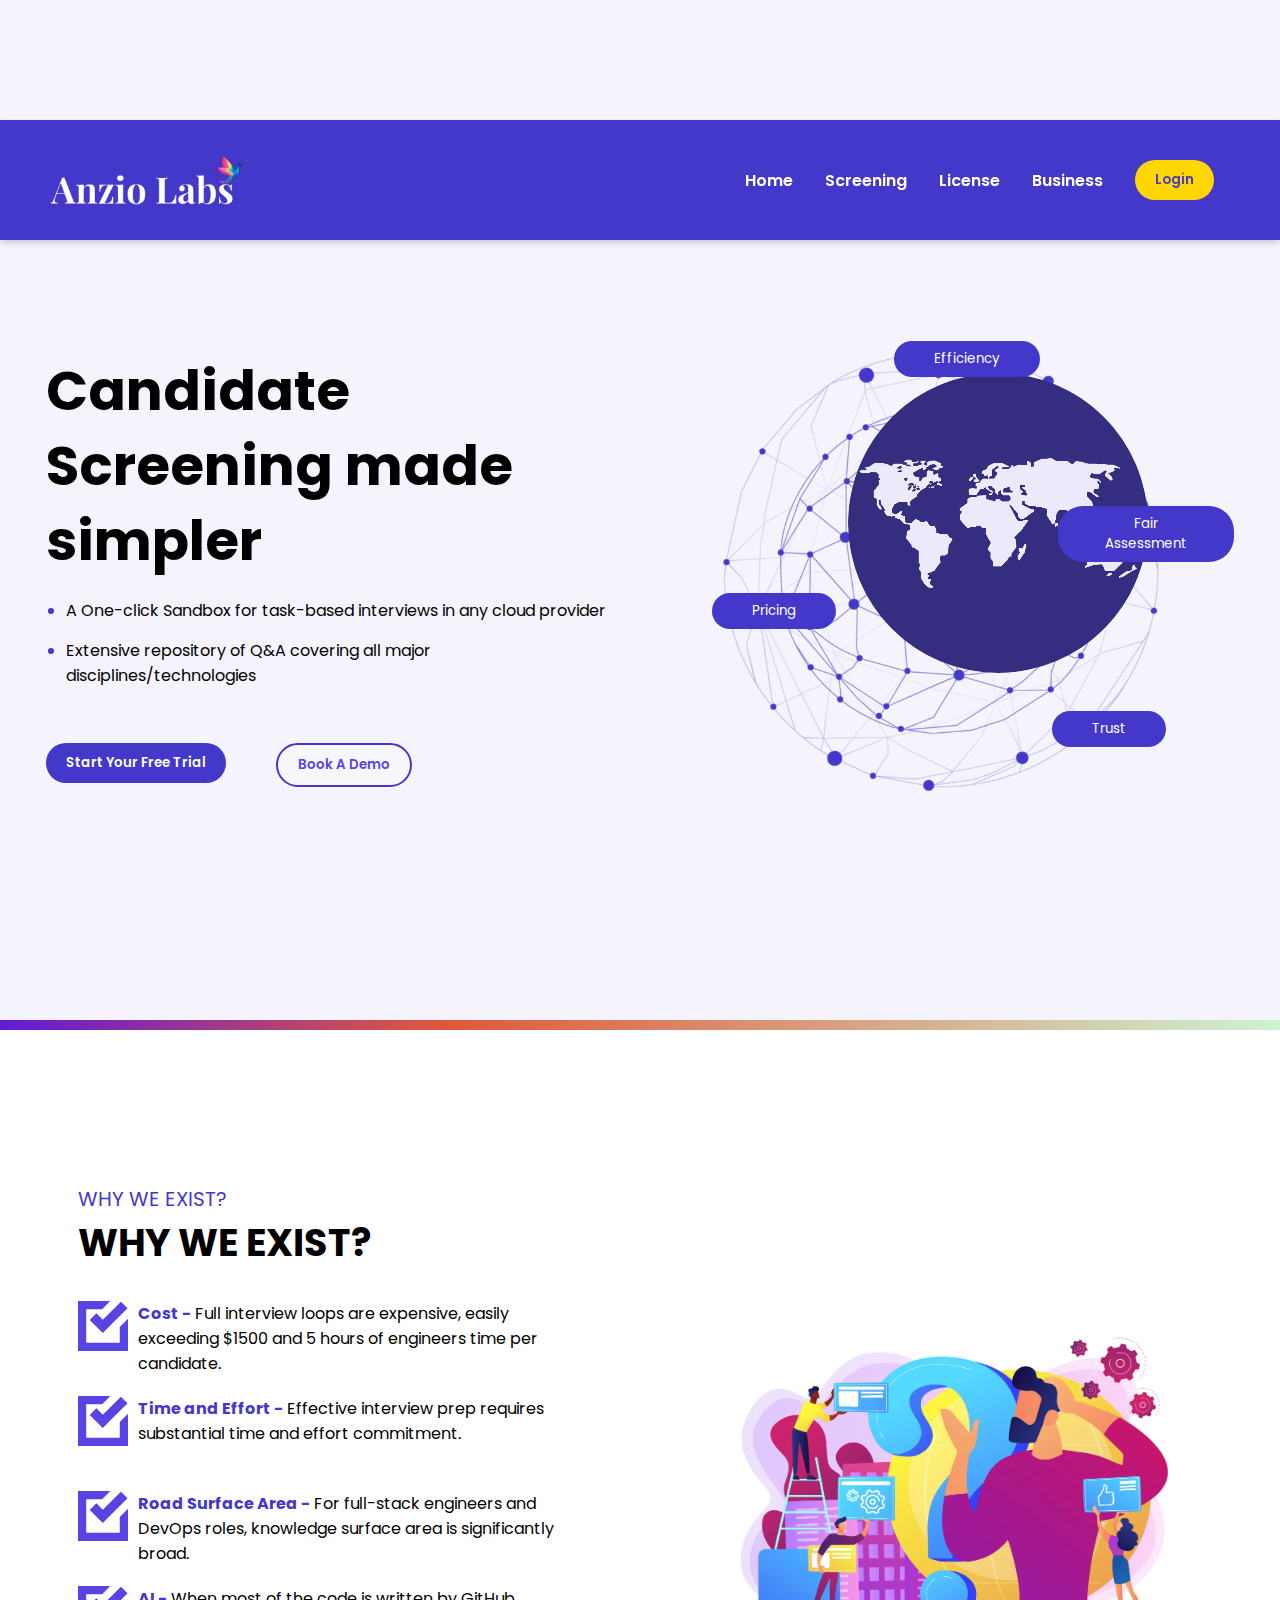
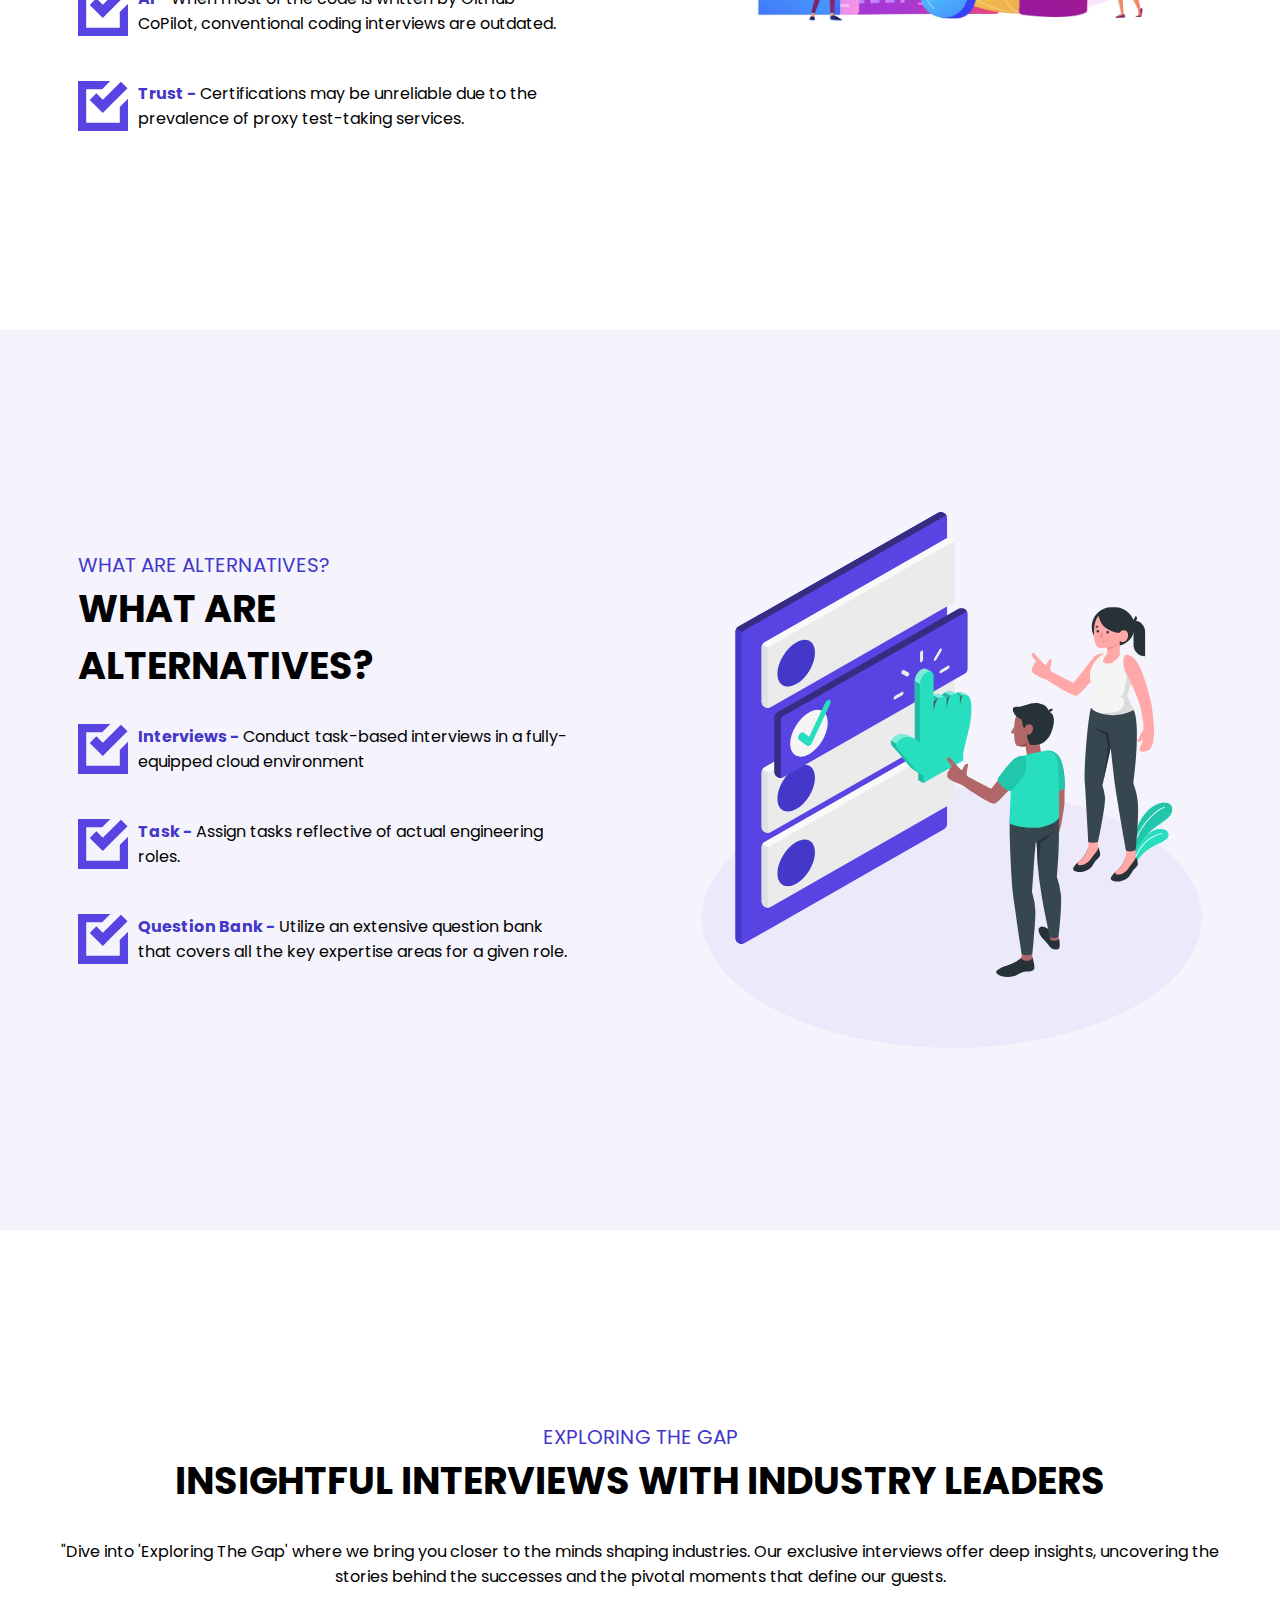
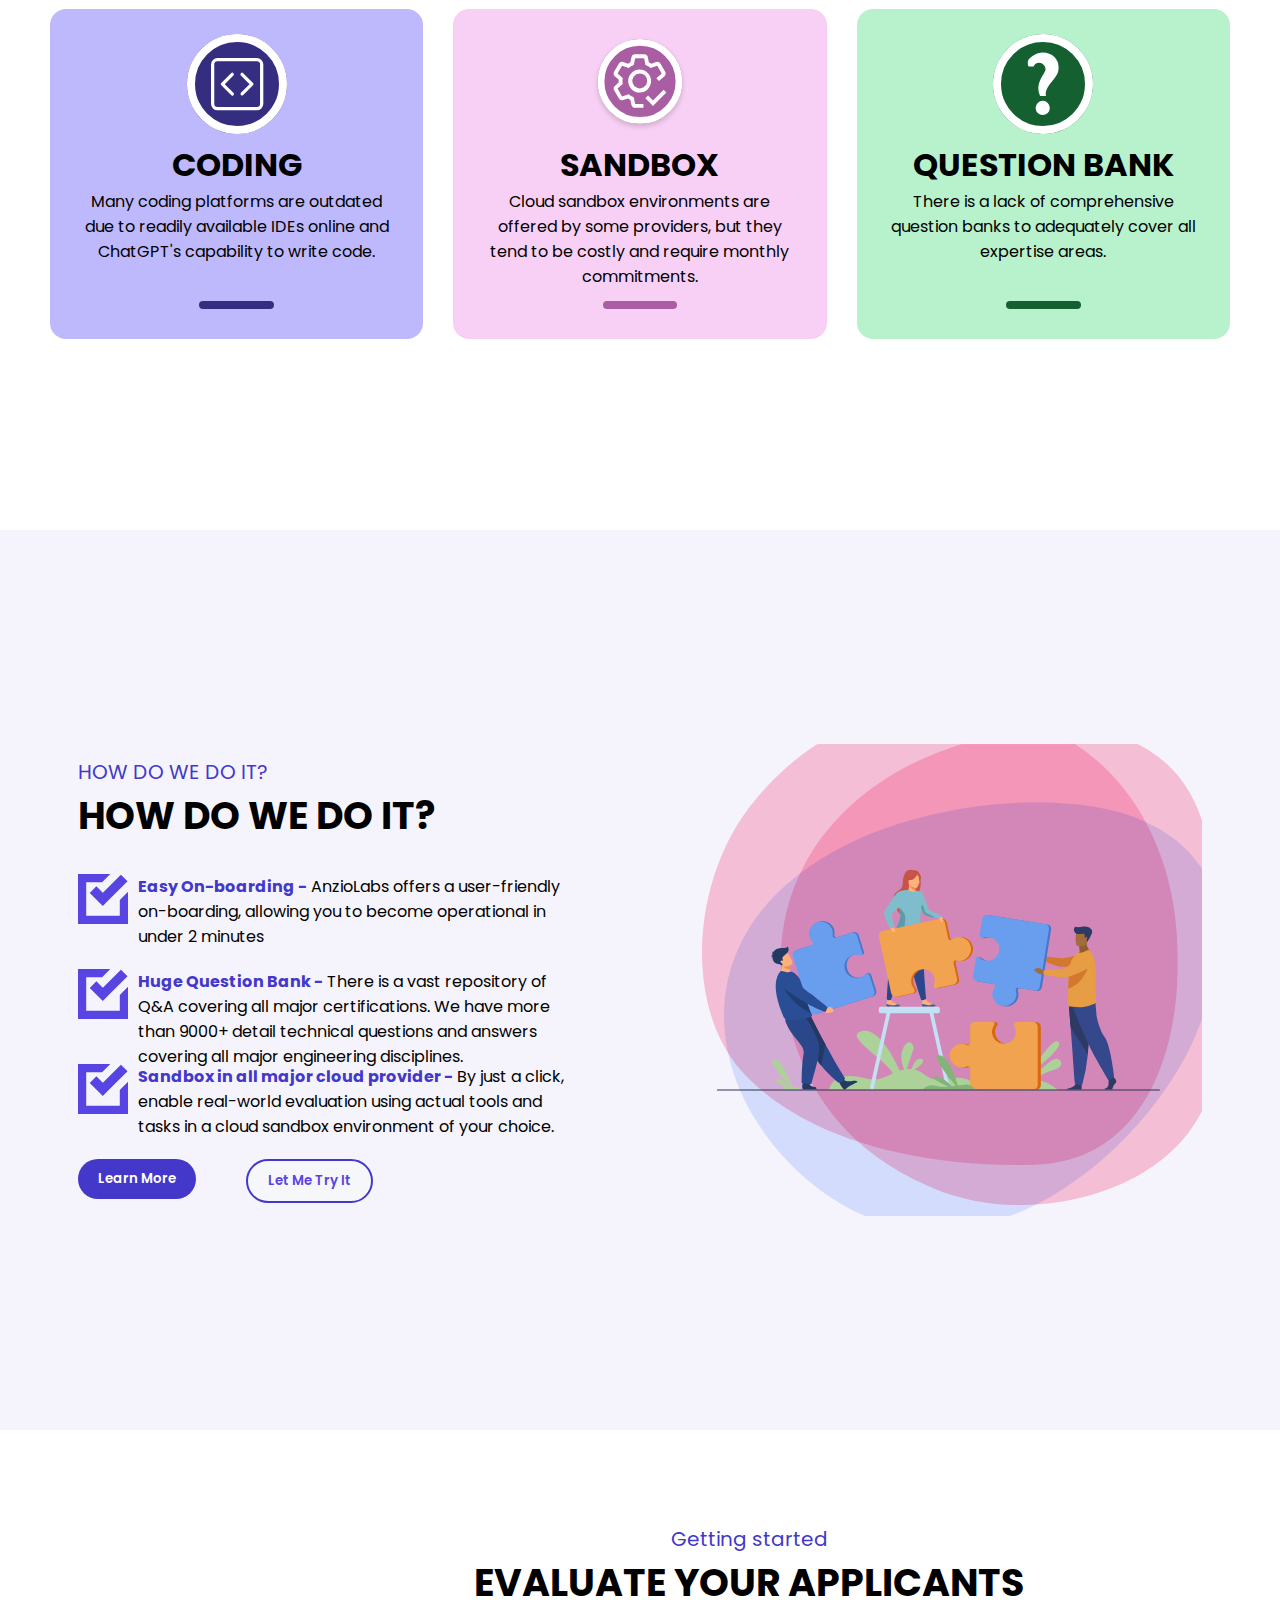
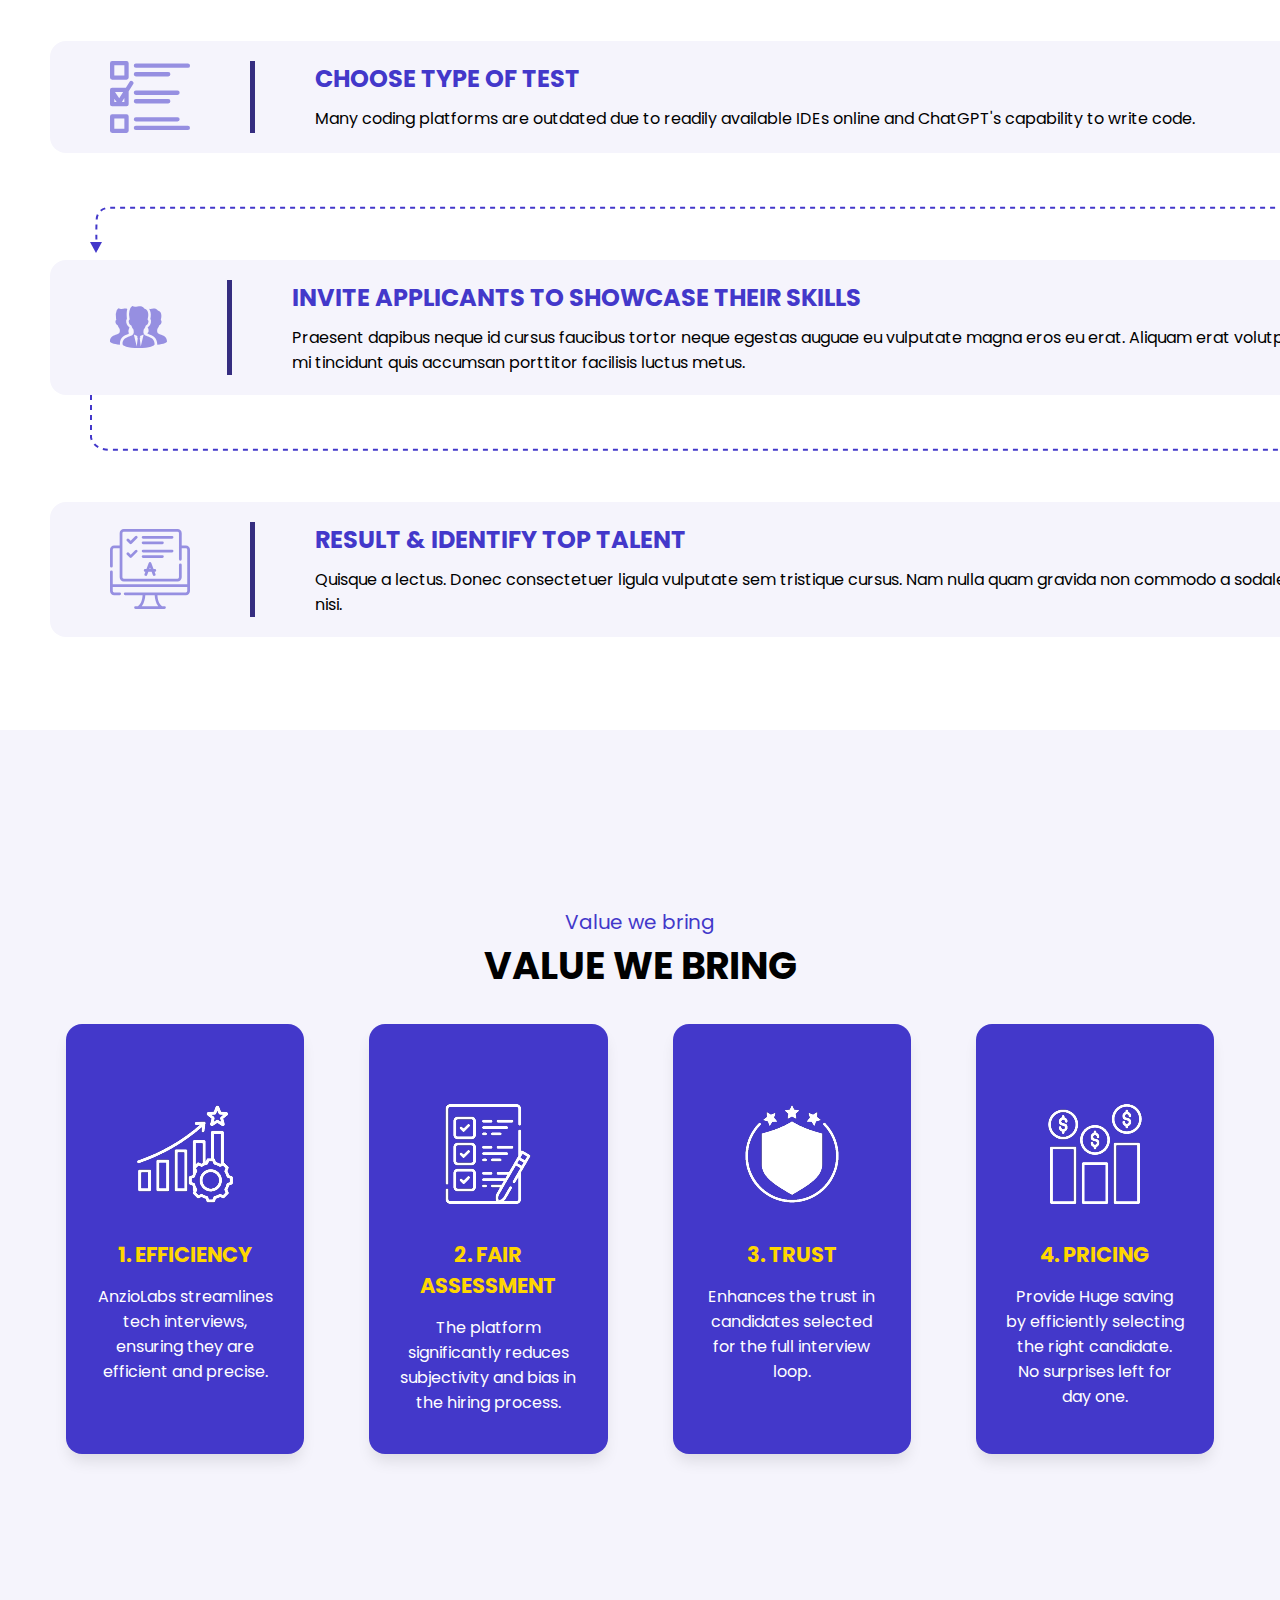
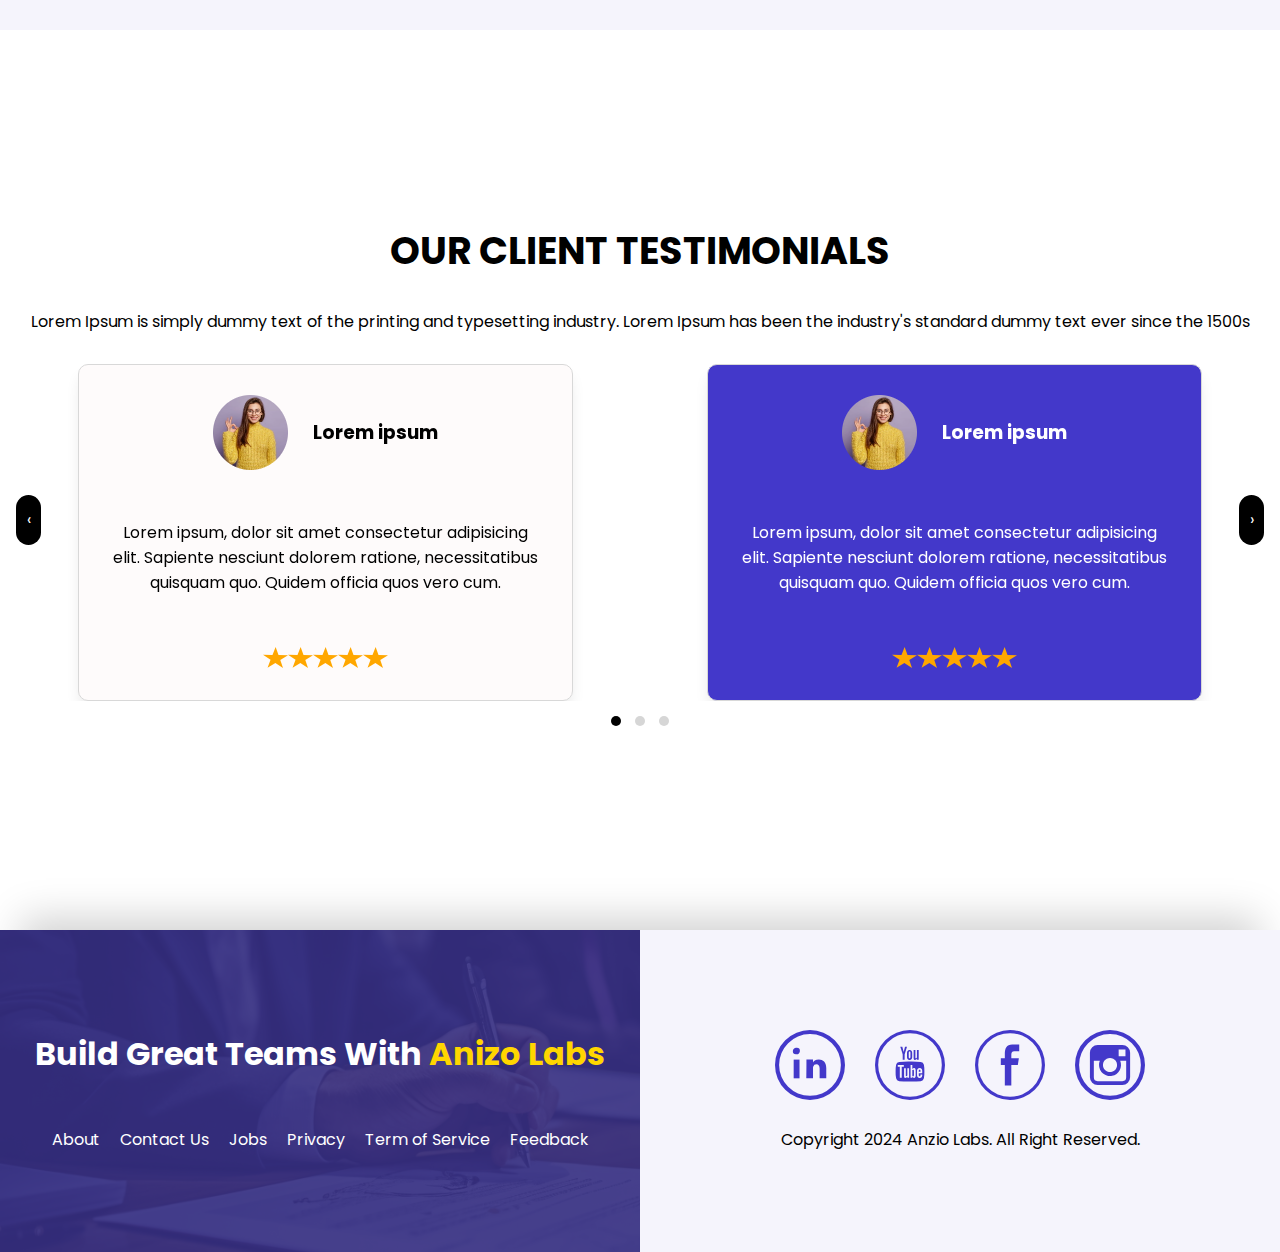
<file: index.html>
<!DOCTYPE html>
<html lang="en">
<head>
    <meta charset="UTF-8">
    <meta name="viewport" content="width=device-width, initial-scale=1.0">
    <meta http-equiv="X-UA-Compatible" content="ie=edge">
    <link href='https://fonts.googleapis.com/css?family=Poppins' rel='stylesheet'>
    <link rel="stylesheet" href="https://cdnjs.cloudflare.com/ajax/libs/OwlCarousel2/2.3.4/assets/owl.carousel.min.css" integrity="sha512-tS3S5qG0BlhnQROyJXvNjeEM4UpMXHrQfTGmbQ1gKmelCxlSEBUaxhRBj/EFTzpbP4RVSrpEikbmdJobCvhE3g==" crossorigin="anonymous" referrerpolicy="no-referrer" />
    <link rel="stylesheet" href="https://cdnjs.cloudflare.com/ajax/libs/OwlCarousel2/2.3.4/assets/owl.theme.default.min.css" integrity="sha512-sMXtMNL1zRzolHYKEujM2AqCLUR9F2C4/05cdbxjjLSRvMQIciEPCQZo++nk7go3BtSuK9kfa/s+a4f4i5pLkw==" crossorigin="anonymous" referrerpolicy="no-referrer" />
    <link rel="stylesheet" href="./style.css">
    <script src="https://code.jquery.com/jquery-3.7.1.min.js"></script>
    <script src="https://cdnjs.cloudflare.com/ajax/libs/OwlCarousel2/2.3.4/owl.carousel.min.js" integrity="sha512-bPs7Ae6pVvhOSiIcyUClR7/q2OAsRiovw4vAkX+zJbw3ShAeeqezq50RIIcIURq7Oa20rW2n2q+fyXBNcU9lrw==" crossorigin="anonymous" referrerpolicy="no-referrer"></script>
    <script  type="text/javascript" src="./app.js"></script>
    <title>Anizo Labs</title>
    <div id="Anizoheader">
        <div class="header header-row" >
            <a href="#" class="main"><img src="./img/anzio.png" alt="anizo" class="headerlogo"></a>
            <nav class="navbar">
                <a href="#home" class="toggle-button">
                  <span class="bar"></span>
                  <span class="bar"></span>
                  <span class="bar"></span>
                </a>
                <div class="navbar-links">
                    <ul>
                        <li><a href="#"><span class="underline-effect">Home</span></a></li>
                        <li><a href="#"><span class="underline-effect">Screening</span></a></li>
                        <li><a href="./license.html"><span class="underline-effect">License</span></a></li>
                        <li><a href="#"><span class="underline-effect">Business</span></a></li>
                        <li><a href="#"><button class="headerbutton"><span class="blueline-effect">Login</span></button></a></li>
                    </ul>
                </div>
            </nav>
        </div>
    </div>
</head>
<body>
 <div class="body-anizo">
    <article class="scroller">
    <section class="screening">
        <div class="screening-row">
            <div class="screening-col">
                    <h2 class="screening-heading">Candidate Screening made simpler</h2>
                    <ul class="list-left">
                        <li class="list-vertical">A One-click Sandbox for task-based interviews in any cloud provider</li>
                        <li class="list-vertical">Extensive repository of Q&A covering all major disciplines/technologies</li>
                    </ul>
                    <div class="button-grid">
                        <a href="#"><button class="bluebutton"><span class="underline-effect">Start your free trial</span></button></a>
                        <a href="#"><button class="tranparentbutton"><span class="underline-effect">Book a demo</span></button></a>
                    </div>
            </div>
            <div class="universe">
                <div class="effiency">
                    <button class="circle-button">Efficiency</button>
                </div>
                <div class="fair">
                    <button class="circle-button">Fair Assessment</button>
                </div>
                <div class="trust">
                    <button class="circle-button">Trust</button>
                </div>
                <div class="pricing">
                    <button class="circle-button">Pricing</button>
                </div>
                <img class="particle" src="./img/particles-circle.png" alt="particle map">
                <img class="globe" src="./img/World-map.png" alt="world map">
            </div>
        </div>
    </section>
    <div class="thin-strip"></div>
    <section class="exist">
        <div class="exist-row">
            <div class="exist-col contentleft">
                <p class="blue-text">WHY WE EXIST?</p>
                <h2 class="content-head">WHY WE EXIST?</h2>
                <ul class="ex-point">
                    <li class="list-bottom"><span class="content-para">Cost -</span> Full interview loops are expensive, easily exceeding $1500 and 5 hours of engineers time per candidate.</li>
                    <li class="list-bottom"><span class="content-para">Time and Effort -</span> Effective interview prep requires substantial time and effort commitment.</li>
                    <li class="list-bottom"><span class="content-para">Road Surface Area -</span> For full-stack engineers and DevOps roles, knowledge surface area is significantly broad.</li>
                    <li class="list-bottom"><span class="content-para">AI -</span> When most of the code is written by GitHub CoPilot, conventional coding interviews are outdated.</li>
                    <li class="list-bottom"><span class="content-para">Trust -</span> Certifications may be unreliable due to the prevalence of proxy test-taking services.</li>
                </ul>
            </div>
            <div class="exist-col">
                <img src="./img/think.webp" alt="thinking" title="thinking" class="col-img" id="col-img"/>
            </div>
        </div>
    </section>
    <section class="alternatives">
        <div class="alternatives-row">
            <div class="alternatives-col">
                <p class="blue-text">WHAT ARE ALTERNATIVES?</p>
                <h2 class="content-head">WHAT ARE ALTERNATIVES?</h2>
                <ul class="ex-point">
                    <li class="list-bottom"><span class="content-para">Interviews -</span> Conduct task-based interviews in a fully-equipped cloud environment</li>
                    <li class="list-bottom"><span class="content-para">Task -</span> Assign tasks reflective of actual engineering roles.</li>
                    <li class="list-bottom"><span class="content-para">Question Bank -</span> Utilize an extensive question bank that covers all the key expertise areas for a given role.</li>
                </ul>
            </div>
            <div class="alternatives-col">
                <img src="./img/finger-pointing.svg" alt="pointing" title="pointing" class="col-img" id="col-img"/>
            </div>
        </div>
    </section>
    <section class="exploring">
        <div class="exploring-container">
        <p class="blue-text">EXPLORING THE GAP</p>
        <h2 class="content-head">INSIGHTFUL INTERVIEWS WITH INDUSTRY LEADERS</h2>
        <p>"Dive into 'Exploring The Gap' where we bring you closer to the minds shaping industries. Our exclusive interviews offer deep insights, uncovering the stories behind the successes and the pivotal moments that define our guests.</p>
        <div class="exploring-row">
            <div class="coding exploring-col">
                
                <svg class="svg-explore" xmlns="http://www.w3.org/2000/svg" width="100" height="100" viewBox="0 0 100 100">
                    <g id="Ellipse_62" data-name="Ellipse 62" fill="#352d80" stroke="#fff" stroke-width="8">
                      <circle cx="50" cy="50" r="50" stroke="none"/>
                      <circle cx="50" cy="50" r="46" fill="none"/>
                    </g>
                    <g id="code-square" transform="translate(24 24)">
                      <g id="Group_1534" data-name="Group 1534">
                        <path id="Path_779" data-name="Path 779" d="M45.777,3.27a3.27,3.27,0,0,1,3.27,3.27V45.777a3.27,3.27,0,0,1-3.27,3.27H6.54a3.27,3.27,0,0,1-3.27-3.27V6.54A3.27,3.27,0,0,1,6.54,3.27ZM6.54,0A6.54,6.54,0,0,0,0,6.54V45.777a6.54,6.54,0,0,0,6.54,6.54H45.777a6.54,6.54,0,0,0,6.54-6.54V6.54A6.54,6.54,0,0,0,45.777,0Z" fill="#fff"/>
                        <path id="Path_780" data-name="Path 780" d="M48.594,54.47a1.635,1.635,0,0,1,0,2.315l-8.655,8.652,8.655,8.652A1.637,1.637,0,1,1,46.279,76.4L36.47,66.594a1.635,1.635,0,0,1,0-2.315l9.809-9.809a1.635,1.635,0,0,1,2.315,0Zm7.494,0a1.635,1.635,0,0,0,0,2.315l8.655,8.652-8.655,8.652A1.637,1.637,0,0,0,58.4,76.4l9.809-9.809a1.635,1.635,0,0,0,0-2.315L58.4,54.47a1.635,1.635,0,0,0-2.315,0Z" transform="translate(-26.183 -39.278)" fill="#fff"/>
                      </g>
                    </g>
                  </svg>
                <h3 class="exploring-head">CODING</h3>
                <p>Many coding platforms are outdated due to readily available IDEs online and ChatGPT's capability to write code.</p>
                <hr>
            </div>
            <div class="sandbox exploring-col">

                <svg class="svg-explore" xmlns="http://www.w3.org/2000/svg" xmlns:xlink="http://www.w3.org/1999/xlink" width="118" height="118" viewBox="0 0 118 118">
                    <defs>
                      <filter id="Ellipse_63" x="0" y="0" width="118" height="118" filterUnits="userSpaceOnUse">
                        <feOffset dy="3" input="SourceAlpha"/>
                        <feGaussianBlur stdDeviation="3" result="blur"/>
                        <feFlood flood-opacity="0.161"/>
                        <feComposite operator="in" in2="blur"/>
                      </filter>
                      <filter id="Ellipse_63-2" x="0" y="0" width="118" height="118" filterUnits="userSpaceOnUse">
                        <feOffset dy="3" input="SourceAlpha"/>
                        <feGaussianBlur stdDeviation="3" result="blur-2"/>
                        <feFlood flood-opacity="0.161" result="color"/>
                        <feComposite operator="out" in="SourceGraphic" in2="blur-2"/>
                        <feComposite operator="in" in="color"/>
                        <feComposite operator="in" in2="SourceGraphic"/>
                      </filter>
                    </defs>
                    <g transform="translate(9 6)">
                      <g data-type="innerShadowGroup">
                        <g transform="matrix(1, 0, 0, 1, -9, -6)" filter="url(#Ellipse_63)">
                          <g id="Ellipse_63-3" data-name="Ellipse 63" transform="translate(9 6)" fill="#a95ea3" stroke="#fff" stroke-width="8">
                            <circle cx="50" cy="50" r="50" stroke="none"/>
                            <circle cx="50" cy="50" r="46" fill="none"/>
                          </g>
                        </g>
                        <circle id="Ellipse_63-4" data-name="Ellipse 63" cx="50" cy="50" r="50" fill="#a95ea3"/>
                        <g transform="matrix(1, 0, 0, 1, -9, -6)" filter="url(#Ellipse_63-2)">
                          <circle id="Ellipse_63-5" data-name="Ellipse 63" cx="50" cy="50" r="50" transform="translate(9 6)" fill="#fff"/>
                        </g>
                        <g id="Ellipse_63-6" data-name="Ellipse 63" fill="none" stroke="#fff" stroke-width="8">
                          <circle cx="50" cy="50" r="50" stroke="none"/>
                          <circle cx="50" cy="50" r="46" fill="none"/>
                        </g>
                      </g>
                      <g id="settings-check" transform="translate(4.435 6)">
                        <path id="Path_781" data-name="Path 781" d="M73.515,87.031A13.515,13.515,0,1,1,87.031,73.515,13.371,13.371,0,0,1,73.515,87.031Zm0-22.526a8.812,8.812,0,1,0,6.432,2.579A8.812,8.812,0,0,0,73.515,64.505Z" transform="translate(-28.378 -29.979)" fill="#fff"/>
                        <path id="Path_782" data-name="Path 782" d="M75.108,32.372l-5.316-9.208a4.5,4.5,0,0,0-5.348-2.014L58.962,23A24.873,24.873,0,0,0,56.006,21.3l-1.133-5.674A4.505,4.505,0,0,0,50.454,12H39.822a4.505,4.505,0,0,0-4.42,3.622L34.269,21.3a24.7,24.7,0,0,0-2.989,1.7L25.829,21.15a4.5,4.5,0,0,0-5.343,2.014L15.17,32.372a4.505,4.505,0,0,0,.926,5.636l4.35,3.823c-.038.568-.086,1.131-.086,1.705s.023,1.156.063,1.725l-4.325,3.8a4.505,4.505,0,0,0-.93,5.636l5.316,9.208a4.5,4.5,0,0,0,5.348,2.016l5.483-1.856a24.719,24.719,0,0,0,2.955,1.71L35.4,71.45a4.505,4.505,0,0,0,4.42,3.622h9.821V70.567H39.822l-1.6-8a20.487,20.487,0,0,1-6.071-3.541l-7.765,2.626-5.316-9.208,6.138-5.395a20.106,20.106,0,0,1-.016-7.046l-6.122-5.381,5.316-9.208,7.72,2.613A20.341,20.341,0,0,1,38.222,24.5l1.6-8H50.454l1.6,8a20.494,20.494,0,0,1,6.071,3.541l7.765-2.626L71.2,34.625l-6.3,5.523,2.969,3.388,6.307-5.528a4.505,4.505,0,0,0,.93-5.636Z" transform="translate(0 0)" fill="#fff"/>
                        <path id="Path_783" data-name="Path 783" d="M123.01,136.132l-5.834-5.834L114,133.474l9.01,9.01,15.768-15.768L135.6,123.54Z" transform="translate(-62.104 -69.665)" fill="#fff"/>
                      </g>
                    </g>
                  </svg>                  
                <h3 class="exploring-head">SANDBOX</h3>
                <p>Cloud sandbox environments are offered by some providers, but they tend to be costly and require monthly commitments.</p>
                <hr>
            </div>
            <div class="question exploring-col">

                <svg class="svg-explore" xmlns="http://www.w3.org/2000/svg" width="100" height="100" viewBox="0 0 100 100">
                    <g id="Ellipse_64" data-name="Ellipse 64" fill="#146030" stroke="#fff" stroke-width="8">
                      <circle cx="50" cy="50" r="50" stroke="none"/>
                      <circle cx="50" cy="50" r="46" fill="none"/>
                    </g>
                    <g id="question" transform="translate(-13.986 18.471)">
                      <path id="Path_784" data-name="Path 784" d="M63.419,0C58.351-.012,49.125,4.866,48.833,9.2s.591,4.6,1,4.841h4.758c1.087-2.455,2.411-3.89,5.884-3.86s7.283,4.374,5.676,8.222-3.093,5.188-5.071,9.348a18.7,18.7,0,0,0-.042,15.671l5.864.1c-1.451-7.459,6.231-14.105,9.286-18.7s3.345-6.342,3.38-10.141A14.55,14.55,0,0,0,75.4,4.549C72.556,1.616,68.487.012,63.419,0Zm.292,48.391a7.105,7.105,0,1,0,7.095,7.095A7.091,7.091,0,0,0,63.711,48.391Z" transform="translate(0 0)" fill="#fff"/>
                    </g>
                  </svg>
                <h3 class="exploring-head">QUESTION BANK</h3>
                <p>There is a lack of comprehensive question banks to adequately cover all expertise areas.</p>
                <hr>
            </div>
        </div>
    </div>
</section>
    <section class="how">
        <div class="how-row">
            <div class="how-col">
                <p class="blue-text">HOW DO WE DO IT?</p>
                <h2 class="content-head">HOW DO WE DO IT?</h2>
                <ul class="ex-point">
                    <li class="list-bottom"><span class="content-para">Easy On-boarding -</span> AnzioLabs offers a user-friendly on-boarding, allowing you to become operational in under 2 minutes</li>
                    <li class="list-bottom"><span class="content-para">Huge Question Bank -</span> There is a vast repository of Q&A covering all major certifications. We have more than 9000+ detail technical questions and answers covering all major engineering disciplines.</li>
                    <li class="list-bottom"><span class="content-para">Sandbox in all major cloud provider -</span> By just a click, enable real-world evaluation using actual tools and tasks in a cloud sandbox environment of your choice.</li>
                </ul>
                <div class="button-grid">
                    <a href="#"><button class="bluebutton"><span class="underline-effect">Learn More</span></button></a>
                    <a href="#"><button class="tranparentbutton"><span class="underline-effect">Let me Try it</span></button></a>
                </div>
            </div>
            <div class="how-col">
                <img src="./img/jigsaw.svg" alt="how" title="how" class="col-img" id="col-img"/>
            </div>
        </div>
    </section>
    <section class="applicants">
        <div class="applicants-content">
        <p class="blue-text">Getting started</p>
        <h2 class="content-head">EVALUATE YOUR APPLICANTS</h2>
        <div class="applicants-row">

            <div class="static applicants-col">
                <div class="app-inn">
                    <img src="./img/test-exam-svgrepo-com.svg" alt="exam" title="exam" class="applicants-img" id="applicants-img"/>
                </div>
                <div class="app-inner">
                    <h3 class="applicants-head">CHOOSE TYPE OF TEST</h3>
                    <p>Many coding platforms are outdated due to readily available IDEs online and ChatGPT's capability to write code.</p>
                </div>
            </div>

            <div class="arrow" id="arrow-left">
                <svg xmlns="http://www.w3.org/2000/svg" width="1358.02" height="100" viewBox="0 0 1358.02 100">
                    <g id="Group_1830" data-name="Group 1830" transform="translate(-235 -5879)">
                      <path id="Path_944" data-name="Path 944" d="M1592.02,5879v42.41s-1.667,12.388-18.667,12.388h-1317s-13.872-1.459-14.667,11.547,0,30.654,0,30.654" transform="translate(0 -0.001)" fill="none" stroke="#4338ca" stroke-width="2" stroke-dasharray="5"/>
                      <path id="Polygon_3" data-name="Polygon 3" d="M6,0l6,11H0Z" transform="translate(247 5979) rotate(180)" fill="#4338ca"/>
                    </g>
                  </svg>                  
            </div>

            <div class="applicants-col">
                <div class="app-inn">
                    <img src="./img/person-combination-svgrepo-com.svg" alt="applicants" title="applicants" class="applicants-img" id="applicants-img"/>
                </div>
                <div class="app-inner">
                    <h3 class="applicants-head">INVITE APPLICANTS TO SHOWCASE THEIR SKILLS</h3>
                    <p>Praesent dapibus neque id cursus faucibus tortor neque egestas auguae eu vulputate magna eros eu erat. Aliquam erat volutpat. Nam dui mi tincidunt quis accumsan porttitor facilisis luctus metus.</p>
                </div>
            </div>

            <div class="arrow" id="arrow-right">
                <svg xmlns="http://www.w3.org/2000/svg" width="1358.02" height="100" viewBox="0 0 1358.02 100">
                    <g id="Group_1831" data-name="Group 1831" transform="translate(1)">
                      <path id="Path_944" data-name="Path 944" d="M241.333,5879v42.412S243,5933.8,260,5933.8H1577s13.872-1.459,14.667,11.548,0,30.653,0,30.653" transform="translate(-241.333 -5879)" fill="none" stroke="#4338ca" stroke-width="2" stroke-dasharray="5"/>
                      <path id="Polygon_3" data-name="Polygon 3" d="M6,0l6,11H0Z" transform="translate(1357.02 100) rotate(180)" fill="#4338ca"/>
                    </g>
                  </svg>                                  
            </div>


            <div class="applicants-col">
                <div class="app-inn">
                    <img src="./img/ICON.svg" alt="system" title="system" class="applicants-img" id="applicants-img"/>
                </div>
                <div class="app-inner">
                    <h3 class="applicants-head">RESULT & IDENTIFY TOP TALENT</h3>
                    <p>Quisque a lectus. Donec consectetuer ligula vulputate sem tristique cursus. Nam nulla quam gravida non commodo a sodales sit amet nisi.</p>
                </div>
            </div>
        
        </div>
    </div>
</section>
    <section class="value">
        <div class="value-content">
        <p class="blue-text">Value we bring</p>
        <h2 class="content-head">VALUE WE BRING</h2>
        <div class="value-row">
            <div class="value-col">
                <img src="./img/efficacy.png" alt="efficient" title="efficient" class="value-img"/>
                <h3 class="value-head">1. EFFICIENCY</h3>
                <p class="value-text">AnzioLabs streamlines tech interviews, ensuring they are efficient and precise.</p>
            </div>
            <div class="value-col">
                <img src="./img/check-list.png" alt="assesment" title="assesment" class="value-img"/>
                <h3 class="value-head">2. FAIR ASSESSMENT</h3>
                <p class="value-text">The platform significantly reduces subjectivity and bias in the hiring process.</p>
            </div>
            <div class="value-col">
                <img src="./img/reliability.png" alt="trust" title="trust" class="value-img"/>
                <h3 class="value-head">3. TRUST</h3>
                <p class="value-text">Enhances the trust in candidates selected for the full interview loop.</p>
            </div>
            <div class="value-col">
                <img src="./img/competitive.png" alt="competitive" title="competitive" class="value-img"/>
                <h3 class="value-head">4. PRICING</h3>
                <p class="value-text">Provide Huge saving by efficiently selecting the right candidate. No surprises left for day one.</p>
            </div>
        </div>
    </div>
</section>
    <section class="testimonials">
        <h2 class="content-head">OUR CLIENT TESTIMONIALS</h2>
        <p>Lorem Ipsum is simply dummy text of the printing and typesetting industry. Lorem Ipsum has been the industry's standard dummy text ever since the 1500s</p>
        <div class="owl-carousel owl-theme" style="margin-top:30px;">
            <div class="item">
                <div class="white-box">
                    <div class="img-text">
                        <img src="./img/woman.png" alt="profile photo" title="profile photo">
                        <h3 class="box-head">Lorem ipsum</h3>
                    </div>
                    <p>Lorem ipsum, dolor sit amet consectetur adipisicing elit. Sapiente nesciunt dolorem ratione, necessitatibus quisquam quo. Quidem officia quos vero cum.</p>
                    <span class="stars">
                        <img src="./img/star.svg" alt="star" class="star">
                        <img src="./img/star.svg" alt="star" class="star">
                        <img src="./img/star.svg" alt="star" class="star">
                        <img src="./img/star.svg" alt="star" class="star">
                        <img src="./img/star.svg" alt="star" class="star">
                    </span>
                </div>
            </div>
            <div class="item">
                <div class="blue-box">
                    <div class="img-text">
                        <img src="./img/woman.png" alt="profile photo" title="profile photo">
                        <h3 class="box-head">Lorem ipsum</h3>
                    </div>
                    <p>Lorem ipsum, dolor sit amet consectetur adipisicing elit. Sapiente nesciunt dolorem ratione, necessitatibus quisquam quo. Quidem officia quos vero cum.</p>
                    <span class="stars">
                        <img src="./img/star.svg" alt="star" class="star">
                        <img src="./img/star.svg" alt="star" class="star">
                        <img src="./img/star.svg" alt="star" class="star">
                        <img src="./img/star.svg" alt="star" class="star">
                        <img src="./img/star.svg" alt="star" class="star">
                    </span>
                </div>
            </div>
            <div class="item">
                <div class="white-box">
                    <div class="img-text">
                        <img src="./img/woman.png" alt="profile photo" title="profile photo">
                        <h3 class="box-head">Lorem ipsum</h3>
                    </div>
                    <p>Lorem ipsum, dolor sit amet consectetur adipisicing elit. Sapiente nesciunt dolorem ratione, necessitatibus quisquam quo. Quidem officia quos vero cum.</p>
                    <span class="stars">
                        <img src="./img/star.svg" alt="star" class="star">
                        <img src="./img/star.svg" alt="star" class="star">
                        <img src="./img/star.svg" alt="star" class="star">
                        <img src="./img/star.svg" alt="star" class="star">
                        <img src="./img/star.svg" alt="star" class="star">
                    </span>
                </div>
            </div>
            <div class="item">
                <div class="blue-box">
                    <div class="img-text">
                        <img src="./img/woman.png" alt="profile photo" title="profile photo">
                        <h3 class="box-head">Lorem ipsum</h3>
                    </div>
                    <p>Lorem ipsum, dolor sit amet consectetur adipisicing elit. Sapiente nesciunt dolorem ratione, necessitatibus quisquam quo. Quidem officia quos vero cum.</p>
                    <span class="stars">
                        <img src="./img/star.svg" alt="star" class="star">
                        <img src="./img/star.svg" alt="star" class="star">
                        <img src="./img/star.svg" alt="star" class="star">
                        <img src="./img/star.svg" alt="star" class="star">
                        <img src="./img/star.svg" alt="star" class="star">
                    </span>
                </div>
            </div>
            <div class="item">
                <div class="white-box">
                    <div class="img-text">
                        <img src="./img/woman.png" alt="profile photo" title="profile photo">
                        <h3 class="box-head">Lorem ipsum</h3>
                    </div>
                    <p>Lorem ipsum, dolor sit amet consectetur adipisicing elit. Sapiente nesciunt dolorem ratione, necessitatibus quisquam quo. Quidem officia quos vero cum.</p>
                    <span class="stars">
                        <img src="./img/star.svg" alt="star" class="star">
                        <img src="./img/star.svg" alt="star" class="star">
                        <img src="./img/star.svg" alt="star" class="star">
                        <img src="./img/star.svg" alt="star" class="star">
                        <img src="./img/star.svg" alt="star" class="star">
                    </span>
                </div>
            </div>
            <div class="item">
                <div class="blue-box">
                    <div class="img-text">
                        <img src="./img/woman.png" alt="profile photo" title="profile photo">
                        <h3 class="box-head">Lorem ipsum</h3>
                    </div>
                    <p>Lorem ipsum, dolor sit amet consectetur adipisicing elit. Sapiente nesciunt dolorem ratione, necessitatibus quisquam quo. Quidem officia quos vero cum.</p>
                    <span class="stars">
                        <img src="./img/star.svg" alt="star" class="star">
                        <img src="./img/star.svg" alt="star" class="star">
                        <img src="./img/star.svg" alt="star" class="star">
                        <img src="./img/star.svg" alt="star" class="star">
                        <img src="./img/star.svg" alt="star" class="star">
                    </span>
                </div>
            </div>
        </div>
    </section>
    <footer>
        <div class="footer-anizo">
            <div class="footer-row">
                <div class="footer-left">
                    <h1>Build Great Teams With <span style="color:#FFD600;">Anizo Labs</span></h1>
                    <div class="six-footer">
                        <span class="six-text"><a href="#" class="underline-effect">About</a></span>
                        <span class="six-text"><a href="#" class="underline-effect">Contact Us</a></span>
                        <span class="six-text"><a href="#" class="underline-effect">Jobs</a></span>
                        <span class="six-text"><a href="#" class="underline-effect">Privacy</a></span>
                        <span class="six-text"><a href="#" class="underline-effect">Term of Service</a></span>
                        <span class="six-text"><a href="#" class="underline-effect">Feedback</a></span>
                    </div>
                </div>
                <div class="footer-right">
                    <div class="contact">
                        <div class="four-footer">
                            <span class="four-icon">
                                <a href="#">
                                    <svg xmlns="http://www.w3.org/2000/svg" width="70" height="70" viewBox="0 0 70 70">
                                        <g id="linkedin--icon" transform="translate(143 -145)">
                                          <path id="Path_680" data-name="Path 680" d="M-108,145a35,35,0,0,0-35,35,35,35,0,0,0,35,35,35,35,0,0,0,35-35A35,35,0,0,0-108,145Zm21.848,56.834a30.563,30.563,0,0,1-9.816,6.617A30.606,30.606,0,0,1-108,210.871a30.95,30.95,0,0,1-12.031-2.42,30.858,30.858,0,0,1-9.816-6.617,30.562,30.562,0,0,1-6.617-9.816A30.6,30.6,0,0,1-138.9,180a30.95,30.95,0,0,1,2.42-12.031,30.858,30.858,0,0,1,6.617-9.816,31.035,31.035,0,0,1,9.83-6.631A30.95,30.95,0,0,1-108,149.1a30.95,30.95,0,0,1,12.031,2.42,30.858,30.858,0,0,1,9.816,6.617,30.563,30.563,0,0,1,6.617,9.816,30.606,30.606,0,0,1,2.42,12.031,30.95,30.95,0,0,1-2.42,12.031A30.858,30.858,0,0,1-86.152,201.834Z" transform="translate(0 0)" fill="#4338ca"/>
                                          <rect id="Rectangle_515" data-name="Rectangle 515" width="5.848" height="18.715" transform="translate(-124.328 174.609)" fill="#4338ca"/>
                                          <path id="Path_681" data-name="Path 681" d="M-11.526,273a3.279,3.279,0,0,0-3.574,3.246,3.247,3.247,0,0,0,3.492,3.246h.047A3.262,3.262,0,0,0-8,276.246,3.264,3.264,0,0,0-11.526,273Z" transform="translate(-110.078 -110.197)" fill="#4338ca"/>
                                          <path id="Path_682" data-name="Path 682" d="M84.21,346.9c-3.352,0-5.449,1.828-5.836,3.117v-2.941H71.8c.082,1.559,0,18.715,0,18.715h6.574V355.677a4.423,4.423,0,0,1,.141-1.535,3.343,3.343,0,0,1,3.164-2.3c2.285,0,3.316,1.734,3.316,4.266v9.68h6.633V355.384C91.628,349.6,88.37,346.9,84.21,346.9Z" transform="translate(-183.362 -172.484)" fill="#4338ca"/>
                                        </g>
                                      </svg>  
                                </a>                            
                            </span>
                            <span class="four-icon">
                                <a href="#">
                                    <svg xmlns="http://www.w3.org/2000/svg" width="70" height="70" viewBox="0 0 70 70">
                                        <g id="youtube-icon" transform="translate(-1373.131 -4788.5)">
                                          <path id="Path_406" data-name="Path 406" d="M70,35A35,35,0,1,0,35,70,35,35,0,0,0,70,35ZM3.182,35A31.818,31.818,0,1,1,35,66.818,31.818,31.818,0,0,1,3.182,35Z" transform="translate(1373.131 4788.5)" fill="#4338ca"/>
                                          <path id="youtube-svgrepo-com" d="M15.461,13.154a2.4,2.4,0,0,0,2.061-.991,3.828,3.828,0,0,0,.543-2.294v-3.4a3.758,3.758,0,0,0-.543-2.274,2.409,2.409,0,0,0-2.061-.989,2.376,2.376,0,0,0-2.038.989,3.768,3.768,0,0,0-.545,2.276v3.4a3.869,3.869,0,0,0,.545,2.294,2.376,2.376,0,0,0,2.038.989ZM14.626,6.12c0-.893.272-1.34.836-1.34.584,0,.836.447.836,1.34V10.2c0,.9-.252,1.36-.836,1.36-.563,0-.836-.467-.836-1.36Zm5.032,6.315a4.916,4.916,0,0,1-.154-1.456V3.322h1.768v7.13a4.124,4.124,0,0,0,.02.682c.039.272.174.426.408.426.348,0,.717-.272,1.106-.836v-7.4h1.768v9.7H22.806V11.949a2.784,2.784,0,0,1-2,1.2,1.1,1.1,0,0,1-1.145-.719Zm6.724,11.757v.893H24.633v-.893c0-.875.293-1.323.875-1.323S26.382,23.317,26.382,24.192ZM7.377,3.634C6.951,2.429,6.525,1.2,6.113,0H8.176L9.554,5.11,10.875,0h1.983L10.507,7.753v5.266H8.565V7.753A31.018,31.018,0,0,0,7.377,3.634Zm22.385,14.36a3.654,3.654,0,0,0-3.109-2.837,99.745,99.745,0,0,0-10.786-.389A99.178,99.178,0,0,0,5.1,15.157a3.675,3.675,0,0,0-3.126,2.837,31.731,31.731,0,0,0-.506,6.8,30.559,30.559,0,0,0,.506,6.8,3.612,3.612,0,0,0,3.109,2.818,95.2,95.2,0,0,0,10.784.408,95.258,95.258,0,0,0,10.786-.408,3.636,3.636,0,0,0,3.109-2.818,31.819,31.819,0,0,0,.506-6.8,30.59,30.59,0,0,0-.508-6.8ZM9.69,19.956H7.613V31.012H5.669V19.956H3.627V18.129H9.69Zm5.248,11.056H13.206V29.963a2.824,2.824,0,0,1-1.983,1.186A1.065,1.065,0,0,1,10.1,30.43a4.682,4.682,0,0,1-.156-1.417v-7.6h1.731v7.073a4.749,4.749,0,0,0,.018.682c.041.27.176.408.408.408.352,0,.721-.27,1.108-.815V21.418h1.731v9.594Zm6.608-2.876a6.893,6.893,0,0,1-.176,1.942,1.367,1.367,0,0,1-1.38,1.069,2.4,2.4,0,0,1-1.809-1.069v.934H16.453V18.129h1.727v4.217A2.359,2.359,0,0,1,19.988,21.3a1.365,1.365,0,0,1,1.38,1.088,6.664,6.664,0,0,1,.176,1.923Zm6.567-1.594H24.633v1.69c0,.9.293,1.34.9,1.34a.747.747,0,0,0,.778-.7,10.5,10.5,0,0,0,.039-1.186h1.768v.254a7.567,7.567,0,0,1-.039,1.127,2.3,2.3,0,0,1-.408,1.049,2.409,2.409,0,0,1-2.1,1.03,2.467,2.467,0,0,1-2.1-.991,3.662,3.662,0,0,1-.563-2.255V24.54a3.712,3.712,0,0,1,.545-2.255,2.656,2.656,0,0,1,4.139,0,3.834,3.834,0,0,1,.526,2.255v2Zm-8.3-2.372v4.1c0,.875-.254,1.3-.758,1.3a1.249,1.249,0,0,1-.877-.426V23.3a1.244,1.244,0,0,1,.877-.428c.5,0,.758.447.758,1.3Z" transform="translate(1392.261 4805.266)" fill="#4338ca"/>
                                        </g>
                                      </svg> 
                                </a>                             
                            </span>
                            <span class="four-icon">
                                <a href="#">
                                    <svg id="facebook-icon" xmlns="http://www.w3.org/2000/svg" width="70" height="70" viewBox="0 0 70 70">
                                        <path id="Path_58" data-name="Path 58" d="M0,0H70V70H0Z" fill="none" fill-rule="evenodd"/>
                                        <g id="Group_55" data-name="Group 55">
                                          <path id="Path_59" data-name="Path 59" d="M70,35A35,35,0,1,0,35,70,35,35,0,0,0,70,35ZM3.182,35A31.818,31.818,0,1,1,35,66.818,31.818,31.818,0,0,1,3.182,35Z" fill="#4338ca"/>
                                          <path id="Path_60" data-name="Path 60" d="M22.2,47.816V27.276h6.514l1.029-6.807H22.2V17.055c0-1.776.56-3.471,3.01-3.471h4.9V6.79H23.154c-5.845,0-7.44,4.005-7.44,9.557v4.118H11.7v6.81h4.011V47.816Z" transform="translate(14.113 7.723)" fill="#4338ca"/>
                                        </g>
                                      </svg>
                                </a>
                            </span>
                            <span class="four-icon">
                                <a href="#">
                                    <svg xmlns="http://www.w3.org/2000/svg" width="70" height="70" viewBox="0 0 70 70">
                                        <g id="instagram-icon" transform="translate(143 -145)">
                                          <path id="Path_61" data-name="Path 61" d="M-108,145a35,35,0,0,0-35,35,35,35,0,0,0,35,35,35,35,0,0,0,35-35A35,35,0,0,0-108,145Zm21.848,56.834a30.562,30.562,0,0,1-9.816,6.617A30.606,30.606,0,0,1-108,210.871a30.95,30.95,0,0,1-12.031-2.42,30.859,30.859,0,0,1-9.816-6.617,30.563,30.563,0,0,1-6.617-9.816A30.6,30.6,0,0,1-138.9,180a30.95,30.95,0,0,1,2.42-12.031,30.858,30.858,0,0,1,6.617-9.816,31.034,31.034,0,0,1,9.83-6.631A30.95,30.95,0,0,1-108,149.1a30.95,30.95,0,0,1,12.031,2.42,30.858,30.858,0,0,1,9.816,6.617,30.563,30.563,0,0,1,6.617,9.816,30.606,30.606,0,0,1,2.42,12.031,30.95,30.95,0,0,1-2.42,12.031A30.858,30.858,0,0,1-86.152,201.834Z" transform="translate(0 0)" fill="#4338ca"/>
                                          <path id="Path_62" data-name="Path 62" d="M17.527,273H-7.127a7.78,7.78,0,0,0-7.773,7.772V305.44a7.78,7.78,0,0,0,7.773,7.772H17.527A7.78,7.78,0,0,0,25.3,305.44V280.757A7.8,7.8,0,0,0,17.527,273Zm2.23,4.632h.9v6.815l-6.8.016-.016-6.814Zm-20.3,11.337a7.04,7.04,0,0,1,11.463,0,6.975,6.975,0,0,1,1.335,4.13,7.066,7.066,0,1,1-12.8-4.13Zm21.922,16.455a3.853,3.853,0,0,1-3.847,3.847H-7.127a3.853,3.853,0,0,1-3.847-3.847V288.969h6a10.939,10.939,0,0,0-.817,4.13,10.992,10.992,0,1,0,21.168-4.13h6Z" transform="translate(-113.188 -113.1)" fill="#4338ca"/>
                                        </g>
                                      </svg>
                                </a>
                            </span>
                        </div>
                    </div>
                    <div class="contact">
                        <p class="copy-text">Copyright 2024 Anzio Labs. All Right Reserved.</p>
                    </div>
                </div>
            </div>
        </div>
        </footer>
</article>
</div>
</body>
</html>
</file>
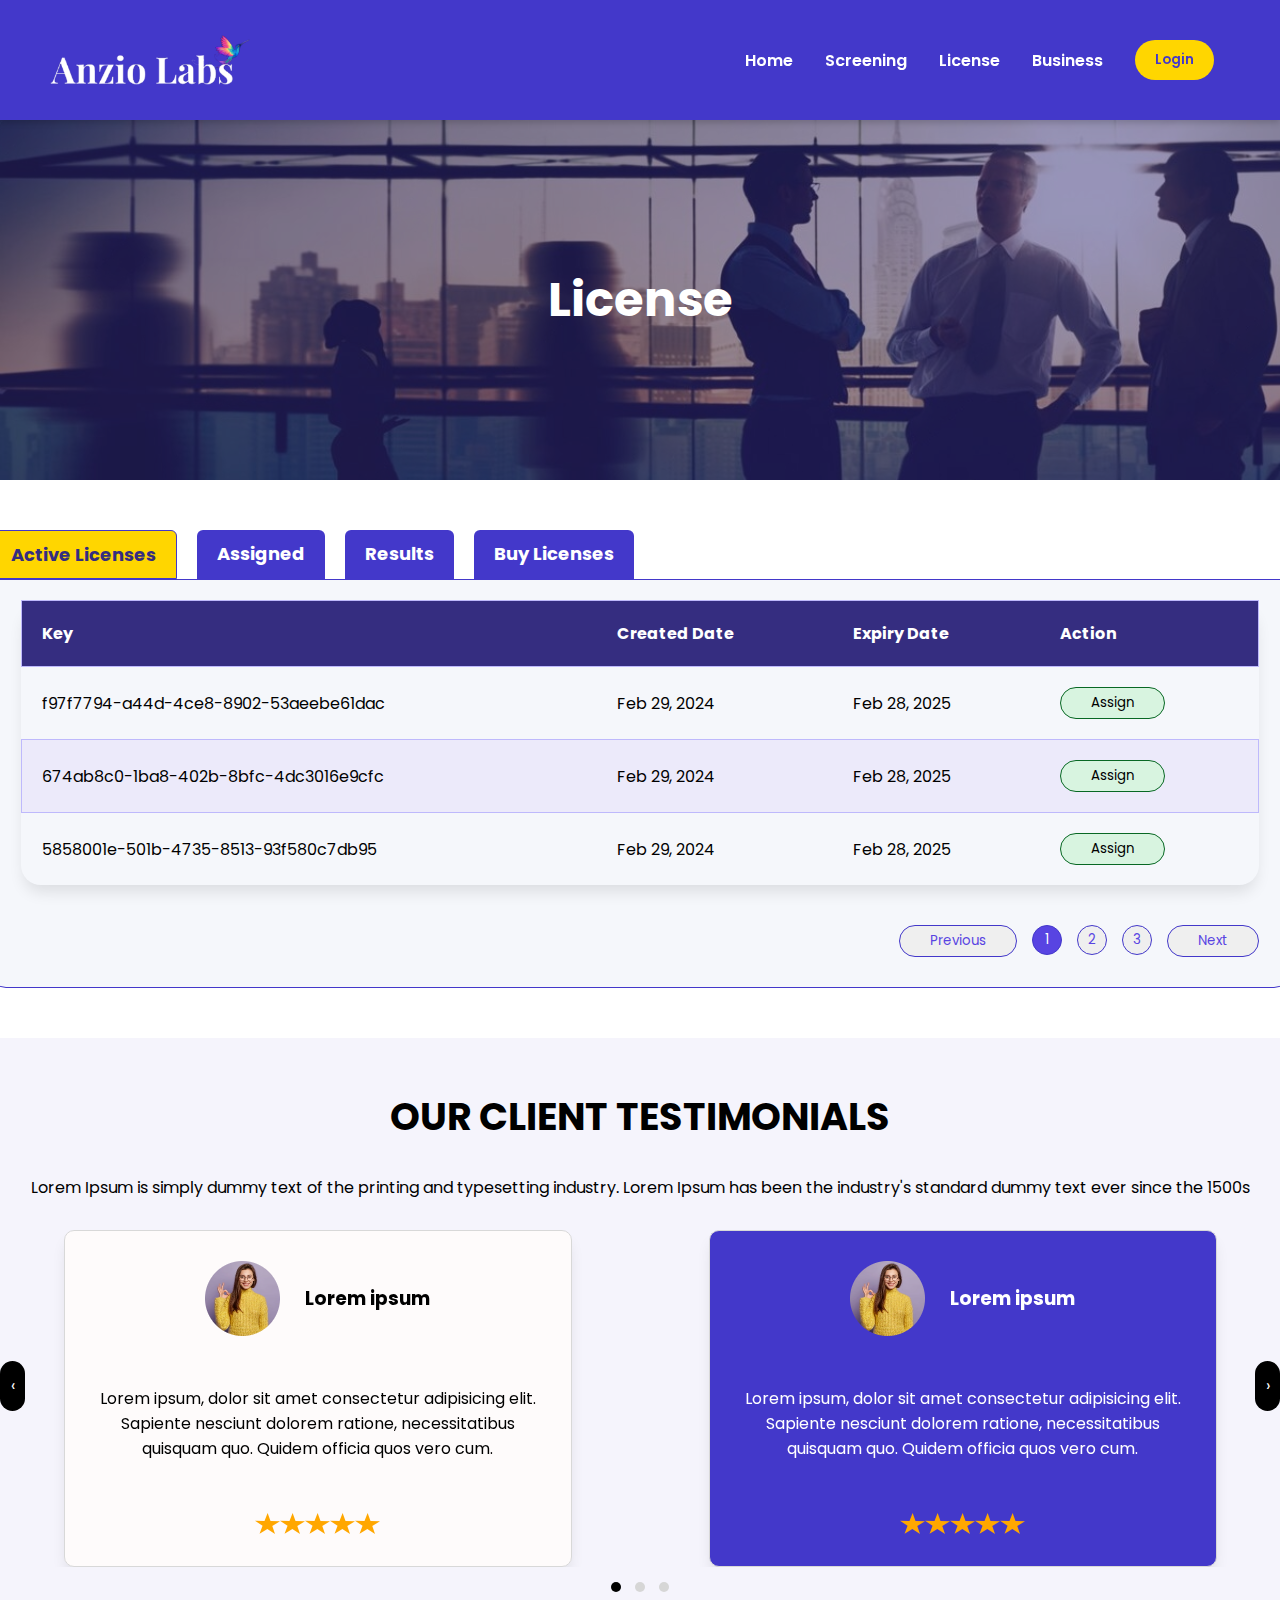
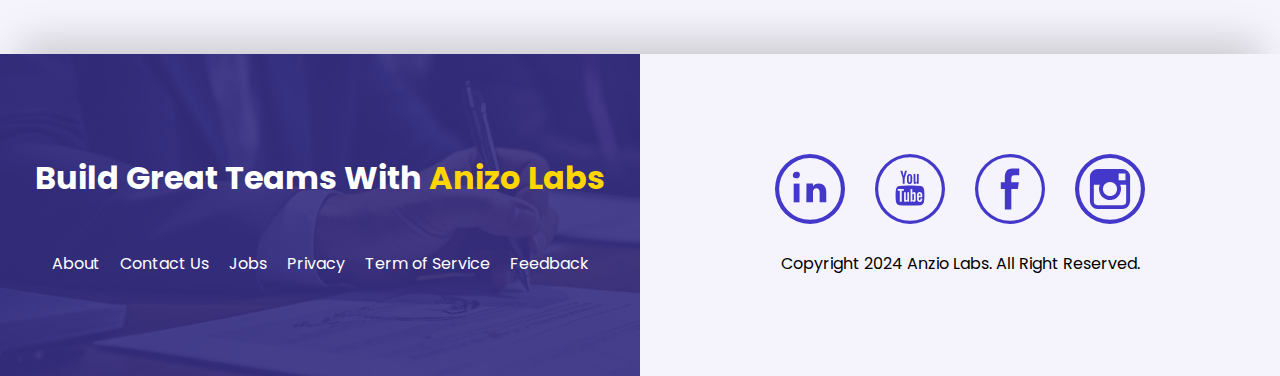
<file: license.html>
<!DOCTYPE html>
<html lang="en">
<head>
    <meta charset="UTF-8">
    <meta name="viewport" content="width=device-width, initial-scale=1.0">
    <meta http-equiv="X-UA-Compatible" content="ie=edge">
    <link href='https://fonts.googleapis.com/css?family=Poppins' rel='stylesheet'>
    <link rel="stylesheet" href="https://cdnjs.cloudflare.com/ajax/libs/OwlCarousel2/2.3.4/assets/owl.carousel.min.css" integrity="sha512-tS3S5qG0BlhnQROyJXvNjeEM4UpMXHrQfTGmbQ1gKmelCxlSEBUaxhRBj/EFTzpbP4RVSrpEikbmdJobCvhE3g==" crossorigin="anonymous" referrerpolicy="no-referrer" />
    <link rel="stylesheet" href="https://cdnjs.cloudflare.com/ajax/libs/OwlCarousel2/2.3.4/assets/owl.theme.default.min.css" integrity="sha512-sMXtMNL1zRzolHYKEujM2AqCLUR9F2C4/05cdbxjjLSRvMQIciEPCQZo++nk7go3BtSuK9kfa/s+a4f4i5pLkw==" crossorigin="anonymous" referrerpolicy="no-referrer" />
    <link rel="stylesheet" href="./style.css">
    <script src="https://code.jquery.com/jquery-3.7.1.min.js"></script>
    <script src="https://cdnjs.cloudflare.com/ajax/libs/OwlCarousel2/2.3.4/owl.carousel.min.js" integrity="sha512-bPs7Ae6pVvhOSiIcyUClR7/q2OAsRiovw4vAkX+zJbw3ShAeeqezq50RIIcIURq7Oa20rW2n2q+fyXBNcU9lrw==" crossorigin="anonymous" referrerpolicy="no-referrer"></script>
    <script  type="text/javascript" src="./app.js"></script>
    <title>License | Anizo Labs</title>
    <div id="Anizoheader">
        <div class="header header-row" >
            <a href="#" class="main"><img src="./img/anzio.png" alt="anizo" class="headerlogo"></a>
            <nav class="navbar">
                <a href="#home" class="toggle-button">
                  <span class="bar"></span>
                  <span class="bar"></span>
                  <span class="bar"></span>
                </a>
                <div class="navbar-links">
                    <ul>
                        <li><a href="#"><span class="underline-effect">Home</span></a></li>
                        <li><a href="#"><span class="underline-effect">Screening</span></a></li>
                        <li><a href="./license.html"><span class="underline-effect">License</span></a></li>
                        <li><a href="#"><span class="underline-effect">Business</span></a></li>
                        <li><a href="#"><button class="headerbutton"><span class="blueline-effect">Login</span></button></a></li>
                    </ul>
                </div>
            </nav>
        </div>
    </div>
</head>
<body>
<div class="license-background">
    <h1>License</h1>
</div>
<div class="tabs-license">

    <div class="tabs">
        <input class="input" name="tabs" type="radio" id="tab-1" checked="checked"/>
        <label class="label" for="tab-1">Active Licenses</label>
        <div class="panel">
            <table>
                <tr>
                    <th>Key</th>
                    <th>Created Date</th>
                    <th>Expiry Date</th>
                    <th>Action</th>
                  </tr>
                  <tr>
                    <td>f97f7794-a44d-4ce8-8902-53aeebe61dac</td>
                    <td>Feb 29, 2024</td>
                    <td>Feb 28, 2025</td>
                    <td><button class="assign">Assign</button></td>
                  </tr>
                  <tr>
                    <td>674ab8c0-1ba8-402b-8bfc-4dc3016e9cfc</td>
                    <td>Feb 29, 2024</td>
                    <td>Feb 28, 2025</td>
                    <td><button class="assign">Assign</button></td>
                  </tr>
                  <tr>
                    <td>5858001e-501b-4735-8513-93f580c7db95</td>
                    <td>Feb 29, 2024</td>
                    <td>Feb 28, 2025</td>
                    <td><button class="assign">Assign</button></td>
                  </tr>
            </table>

            <div class="table-buttons">
                <button class="tbuttons">Previous</button>
                <button class="activeone">1</button>
                <button class="one">2</button>
                <button class="one">3</button>
                <button class="tbuttons">Next</button>
            </div>

        </div>
        <input class="input" name="tabs" type="radio" id="tab-2"/>
        <label class="label" for="tab-2">Assigned</label>
        <div class="panel">
            <table>
                <tr>
                    <th>Assign To</th>
                    <th>Course</th>
                    <th>Email</th>
                    <th>License Key</th>
                    <th>Expiry Date</th>
                    <th>Test Recording</th>
                  </tr>
                  <tr>
                    <td>Punkaj Tripathi</td>
                    <td>Hands On Lab</td>
                    <td>ptripathi@gmail.com</td>
                    <td>f97f.....1dac</td>
                    <td>Feb 28, 2025</td>
                    <td><button class="revert">Revert</button></td>
                  </tr>
                  <tr>
                    <td>Rafat Sarosh</td>
                    <td>AWS Certified Developer</td>
                    <td>rsarosh@gmail.com</td>
                    <td>674a.....9cfc</td>
                    <td>Feb 28, 2025</td>
                    <td><button class="revert">Revert</button></td>
                  </tr>
                  <tr>
                    <td>Munish Verma</td>
                    <td>AWS Certified Security</td>
                    <td>verma.munish16@gmail.com</td>
                    <td>5858....db95</td>
                    <td>Feb 28, 2025</td>
                    <td><button class="revert">Revert</button></td>
                  </tr>
            </table>

            <div class="table-buttons">
                <button class="tbuttons">Previous</button>
                <button class="activeone">1</button>
                <button class="one">2</button>
                <button class="one">3</button>
                <button class="tbuttons">Next</button>
            </div>
        </div>
        <input class="input" name="tabs" type="radio" id="tab-3"/>
        <label class="label" for="tab-3">Results</label>
        <div class="panel">
            <table>
                <tr>
                    <th>Candidate Name</th>
                    <th>Course</th>
                    <th>Score</th>
                    <th>Assigned Key</th>
                    <th>Assigned By</th>
                    <th>Used On</th>
                    <th>Session</th>
                    <th>Test Recording</th>
                  </tr>
                  <tr>
                    <td>Munish Verma</td>
                    <td>Meta Database Engineer</td>
                    <td>98%</td>
                    <td>f97f.....1dac</td>
                    <td>Rafat Sarosh</td>
                    <td>Feb 28, 2025</td>
                    <td><a href="#">View Details</a></td>
                    <td><button class="assign">Assign</button></td>
                  </tr>
                  <tr>
                    <td>Yan Zhuk</td>
                    <td>AWS Certified Developer</td>
                    <td>72%</td>
                    <td>674a.....9cfc</td>
                    <td>Rafat Sarosh</td>
                    <td>Feb 26, 2024</td>
                    <td><a href="#">View Details</a></td>
                    <td><button class="assign">Assign</button></td>
                  </tr>
                  <tr>
                    <td>Punkaj Tripathi</td>
                    <td>AWS Certified Security</td>
                    <td>56%</td>
                    <td>5858....db95</td>
                    <td>Rafat Sarosh</td>
                    <td>Feb 23, 2024</td>
                    <td><a href="#">View Details</a></td>
                    <td><button class="assign">Assign</button></td>
                  </tr>
                  <tr>
                    <td>Iryna Lys</td>
                    <td>Google Cloud Certification</td>
                    <td>92%</td>
                    <td>f97f.....1dac</td>
                    <td>Rafat Sarosh</td>
                    <td>Feb 23, 2024</td>
                    <td><a href="#">View Details</a></td>
                    <td><button class="assign">Assign</button></td>
                  </tr>
                  <tr>
                    <td>Erin Acheson</td>
                    <td>Intuit Academy Bookkeeping</td>
                    <td>83%</td>
                    <td>674a.....9cfc</td>
                    <td>Rafat Sarosh</td>
                    <td>Feb 22, 2024</td>
                    <td><a href="#">View Details</a></td>
                    <td><button class="assign">Assign</button></td>
                  </tr>
                  <tr>
                    <td>Tyler Reed</td>
                    <td>IBM Applied DevOps Engineering</td>
                    <td>79%</td>
                    <td>5858....db95</td>
                    <td>Rafat Sarosh</td>
                    <td>Feb 09, 2024</td>
                    <td><a href="#">View Details</a></td>
                    <td><button class="assign">Assign</button></td>
                  </tr>
                  <tr>
                    <td>Eid Shereef</td>
                    <td>AWS Certified Security</td>
                    <td>43%</td>
                    <td>f97f.....1dac</td>
                    <td>Rafat Sarosh</td>
                    <td>Jan 27, 2024</td>
                    <td><a href="#">View Details</a></td>
                    <td><button class="assign">Assign</button></td>
                  </tr>
            </table>

            <div class="table-buttons">
                <button class="tbuttons">Previous</button>
                <button class="activeone">1</button>
                <button class="one">2</button>
                <button class="one">3</button>
                <button class="tbuttons">Next</button>
            </div>
        </div>
        <input class="input" name="tabs" type="radio" id="tab-4"/>
        <label class="label" for="tab-4">Buy Licenses</label>
        <div class="panel">
            <div class="bl-row">
                <div class="bl-col">
                    <div class="number-license">
                        <span class="numl">5 Licenses</span>
                    </div>
                    <span class="amount"><span class="examt">$100</span>/year</span>
                    <p class="ltext">
                        Allocated license to any certification, valid for one year.
                    </p>
                    <button class="lbutton">Buy Now</button>
                </div>

                <div class="bl-col">
                    <div class="number-license">
                        <span class="numl">5 Licenses</span>
                    </div>
                    <span class="amount"><span class="examt">$75</span>/mo</span>
                    <p class="ltext">
                        Allocated license to any certification, valid for one year.
                    </p>
                    <button class="lbutton">Buy Now</button>
                </div>

                <div class="bl-col">
                    <div class="number-license">
                        <span class="numl">25 Licenses</span>
                    </div>
                    <span class="amount"><span class="examt">$250</span>/mo</span>
                    <p class="ltext">
                        Allocated license to any certification, valid for one year.
                    </p>
                    <button class="lbutton">Buy Now</button>
                </div>

                <div class="bl-col">
                    <div class="number-license">
                        <span class="numl">Unlimited Licenses</span>
                    </div>
                    <span class="amount"><span class="examt">$500</span>/mo</span>
                    <p class="ltext">
                        Allocated license to any certification, valid for one year.
                    </p>
                    <button class="lbutton">Buy Now</button>
                </div>

            </div>
        </div>
      </div>

</div>

<div class="testimonials-license">
    <h2 class="content-head">OUR CLIENT TESTIMONIALS</h2>
    <p>Lorem Ipsum is simply dummy text of the printing and typesetting industry. Lorem Ipsum has been the industry's standard dummy text ever since the 1500s</p>
    <div class="owl-carousel owl-theme" style="margin-top:30px;">
        <div class="item">
            <div class="white-box">
                <div class="img-text">
                    <img src="./img/woman.png" alt="profile photo" title="profile photo">
                    <h3 class="box-head">Lorem ipsum</h3>
                </div>
                <p>Lorem ipsum, dolor sit amet consectetur adipisicing elit. Sapiente nesciunt dolorem ratione, necessitatibus quisquam quo. Quidem officia quos vero cum.</p>
                <span class="stars">
                    <img src="./img/star.svg" alt="star" class="star">
                    <img src="./img/star.svg" alt="star" class="star">
                    <img src="./img/star.svg" alt="star" class="star">
                    <img src="./img/star.svg" alt="star" class="star">
                    <img src="./img/star.svg" alt="star" class="star">
                </span>
            </div>
        </div>
        <div class="item">
            <div class="blue-box">
                <div class="img-text">
                    <img src="./img/woman.png" alt="profile photo" title="profile photo">
                    <h3 class="box-head">Lorem ipsum</h3>
                </div>
                <p>Lorem ipsum, dolor sit amet consectetur adipisicing elit. Sapiente nesciunt dolorem ratione, necessitatibus quisquam quo. Quidem officia quos vero cum.</p>
                <span class="stars">
                    <img src="./img/star.svg" alt="star" class="star">
                    <img src="./img/star.svg" alt="star" class="star">
                    <img src="./img/star.svg" alt="star" class="star">
                    <img src="./img/star.svg" alt="star" class="star">
                    <img src="./img/star.svg" alt="star" class="star">
                </span>
            </div>
        </div>
        <div class="item">
            <div class="white-box">
                <div class="img-text">
                    <img src="./img/woman.png" alt="profile photo" title="profile photo">
                    <h3 class="box-head">Lorem ipsum</h3>
                </div>
                <p>Lorem ipsum, dolor sit amet consectetur adipisicing elit. Sapiente nesciunt dolorem ratione, necessitatibus quisquam quo. Quidem officia quos vero cum.</p>
                <span class="stars">
                    <img src="./img/star.svg" alt="star" class="star">
                    <img src="./img/star.svg" alt="star" class="star">
                    <img src="./img/star.svg" alt="star" class="star">
                    <img src="./img/star.svg" alt="star" class="star">
                    <img src="./img/star.svg" alt="star" class="star">
                </span>
            </div>
        </div>
        <div class="item">
            <div class="blue-box">
                <div class="img-text">
                    <img src="./img/woman.png" alt="profile photo" title="profile photo">
                    <h3 class="box-head">Lorem ipsum</h3>
                </div>
                <p>Lorem ipsum, dolor sit amet consectetur adipisicing elit. Sapiente nesciunt dolorem ratione, necessitatibus quisquam quo. Quidem officia quos vero cum.</p>
                <span class="stars">
                    <img src="./img/star.svg" alt="star" class="star">
                    <img src="./img/star.svg" alt="star" class="star">
                    <img src="./img/star.svg" alt="star" class="star">
                    <img src="./img/star.svg" alt="star" class="star">
                    <img src="./img/star.svg" alt="star" class="star">
                </span>
            </div>
        </div>
        <div class="item">
            <div class="white-box">
                <div class="img-text">
                    <img src="./img/woman.png" alt="profile photo" title="profile photo">
                    <h3 class="box-head">Lorem ipsum</h3>
                </div>
                <p>Lorem ipsum, dolor sit amet consectetur adipisicing elit. Sapiente nesciunt dolorem ratione, necessitatibus quisquam quo. Quidem officia quos vero cum.</p>
                <span class="stars">
                    <img src="./img/star.svg" alt="star" class="star">
                    <img src="./img/star.svg" alt="star" class="star">
                    <img src="./img/star.svg" alt="star" class="star">
                    <img src="./img/star.svg" alt="star" class="star">
                    <img src="./img/star.svg" alt="star" class="star">
                </span>
            </div>
        </div>
        <div class="item">
            <div class="blue-box">
                <div class="img-text">
                    <img src="./img/woman.png" alt="profile photo" title="profile photo">
                    <h3 class="box-head">Lorem ipsum</h3>
                </div>
                <p>Lorem ipsum, dolor sit amet consectetur adipisicing elit. Sapiente nesciunt dolorem ratione, necessitatibus quisquam quo. Quidem officia quos vero cum.</p>
                <span class="stars">
                    <img src="./img/star.svg" alt="star" class="star">
                    <img src="./img/star.svg" alt="star" class="star">
                    <img src="./img/star.svg" alt="star" class="star">
                    <img src="./img/star.svg" alt="star" class="star">
                    <img src="./img/star.svg" alt="star" class="star">
                </span>
            </div>
        </div>
    </div>
    </div>
    <footer>
        <div class="footer-anizo">
            <div class="footer-row">
                <div class="footer-left">
                    <h1>Build Great Teams With <span style="color:#FFD600;">Anizo Labs</span></h1>
                    <div class="six-footer">
                        <span class="six-text"><a href="#" class="underline-effect">About</a></span>
                        <span class="six-text"><a href="#" class="underline-effect">Contact Us</a></span>
                        <span class="six-text"><a href="#" class="underline-effect">Jobs</a></span>
                        <span class="six-text"><a href="#" class="underline-effect">Privacy</a></span>
                        <span class="six-text"><a href="#" class="underline-effect">Term of Service</a></span>
                        <span class="six-text"><a href="#" class="underline-effect">Feedback</a></span>
                    </div>
                </div>
                <div class="footer-right">
                    <div class="contact">
                        <div class="four-footer">
                            <span class="four-icon">
                                <a href="#">
                                    <svg xmlns="http://www.w3.org/2000/svg" width="70" height="70" viewBox="0 0 70 70">
                                        <g id="linkedin--icon" transform="translate(143 -145)">
                                          <path id="Path_680" data-name="Path 680" d="M-108,145a35,35,0,0,0-35,35,35,35,0,0,0,35,35,35,35,0,0,0,35-35A35,35,0,0,0-108,145Zm21.848,56.834a30.563,30.563,0,0,1-9.816,6.617A30.606,30.606,0,0,1-108,210.871a30.95,30.95,0,0,1-12.031-2.42,30.858,30.858,0,0,1-9.816-6.617,30.562,30.562,0,0,1-6.617-9.816A30.6,30.6,0,0,1-138.9,180a30.95,30.95,0,0,1,2.42-12.031,30.858,30.858,0,0,1,6.617-9.816,31.035,31.035,0,0,1,9.83-6.631A30.95,30.95,0,0,1-108,149.1a30.95,30.95,0,0,1,12.031,2.42,30.858,30.858,0,0,1,9.816,6.617,30.563,30.563,0,0,1,6.617,9.816,30.606,30.606,0,0,1,2.42,12.031,30.95,30.95,0,0,1-2.42,12.031A30.858,30.858,0,0,1-86.152,201.834Z" transform="translate(0 0)" fill="#4338ca"/>
                                          <rect id="Rectangle_515" data-name="Rectangle 515" width="5.848" height="18.715" transform="translate(-124.328 174.609)" fill="#4338ca"/>
                                          <path id="Path_681" data-name="Path 681" d="M-11.526,273a3.279,3.279,0,0,0-3.574,3.246,3.247,3.247,0,0,0,3.492,3.246h.047A3.262,3.262,0,0,0-8,276.246,3.264,3.264,0,0,0-11.526,273Z" transform="translate(-110.078 -110.197)" fill="#4338ca"/>
                                          <path id="Path_682" data-name="Path 682" d="M84.21,346.9c-3.352,0-5.449,1.828-5.836,3.117v-2.941H71.8c.082,1.559,0,18.715,0,18.715h6.574V355.677a4.423,4.423,0,0,1,.141-1.535,3.343,3.343,0,0,1,3.164-2.3c2.285,0,3.316,1.734,3.316,4.266v9.68h6.633V355.384C91.628,349.6,88.37,346.9,84.21,346.9Z" transform="translate(-183.362 -172.484)" fill="#4338ca"/>
                                        </g>
                                      </svg>  
                                </a>                            
                            </span>
                            <span class="four-icon">
                                <a href="#">
                                    <svg xmlns="http://www.w3.org/2000/svg" width="70" height="70" viewBox="0 0 70 70">
                                        <g id="youtube-icon" transform="translate(-1373.131 -4788.5)">
                                          <path id="Path_406" data-name="Path 406" d="M70,35A35,35,0,1,0,35,70,35,35,0,0,0,70,35ZM3.182,35A31.818,31.818,0,1,1,35,66.818,31.818,31.818,0,0,1,3.182,35Z" transform="translate(1373.131 4788.5)" fill="#4338ca"/>
                                          <path id="youtube-svgrepo-com" d="M15.461,13.154a2.4,2.4,0,0,0,2.061-.991,3.828,3.828,0,0,0,.543-2.294v-3.4a3.758,3.758,0,0,0-.543-2.274,2.409,2.409,0,0,0-2.061-.989,2.376,2.376,0,0,0-2.038.989,3.768,3.768,0,0,0-.545,2.276v3.4a3.869,3.869,0,0,0,.545,2.294,2.376,2.376,0,0,0,2.038.989ZM14.626,6.12c0-.893.272-1.34.836-1.34.584,0,.836.447.836,1.34V10.2c0,.9-.252,1.36-.836,1.36-.563,0-.836-.467-.836-1.36Zm5.032,6.315a4.916,4.916,0,0,1-.154-1.456V3.322h1.768v7.13a4.124,4.124,0,0,0,.02.682c.039.272.174.426.408.426.348,0,.717-.272,1.106-.836v-7.4h1.768v9.7H22.806V11.949a2.784,2.784,0,0,1-2,1.2,1.1,1.1,0,0,1-1.145-.719Zm6.724,11.757v.893H24.633v-.893c0-.875.293-1.323.875-1.323S26.382,23.317,26.382,24.192ZM7.377,3.634C6.951,2.429,6.525,1.2,6.113,0H8.176L9.554,5.11,10.875,0h1.983L10.507,7.753v5.266H8.565V7.753A31.018,31.018,0,0,0,7.377,3.634Zm22.385,14.36a3.654,3.654,0,0,0-3.109-2.837,99.745,99.745,0,0,0-10.786-.389A99.178,99.178,0,0,0,5.1,15.157a3.675,3.675,0,0,0-3.126,2.837,31.731,31.731,0,0,0-.506,6.8,30.559,30.559,0,0,0,.506,6.8,3.612,3.612,0,0,0,3.109,2.818,95.2,95.2,0,0,0,10.784.408,95.258,95.258,0,0,0,10.786-.408,3.636,3.636,0,0,0,3.109-2.818,31.819,31.819,0,0,0,.506-6.8,30.59,30.59,0,0,0-.508-6.8ZM9.69,19.956H7.613V31.012H5.669V19.956H3.627V18.129H9.69Zm5.248,11.056H13.206V29.963a2.824,2.824,0,0,1-1.983,1.186A1.065,1.065,0,0,1,10.1,30.43a4.682,4.682,0,0,1-.156-1.417v-7.6h1.731v7.073a4.749,4.749,0,0,0,.018.682c.041.27.176.408.408.408.352,0,.721-.27,1.108-.815V21.418h1.731v9.594Zm6.608-2.876a6.893,6.893,0,0,1-.176,1.942,1.367,1.367,0,0,1-1.38,1.069,2.4,2.4,0,0,1-1.809-1.069v.934H16.453V18.129h1.727v4.217A2.359,2.359,0,0,1,19.988,21.3a1.365,1.365,0,0,1,1.38,1.088,6.664,6.664,0,0,1,.176,1.923Zm6.567-1.594H24.633v1.69c0,.9.293,1.34.9,1.34a.747.747,0,0,0,.778-.7,10.5,10.5,0,0,0,.039-1.186h1.768v.254a7.567,7.567,0,0,1-.039,1.127,2.3,2.3,0,0,1-.408,1.049,2.409,2.409,0,0,1-2.1,1.03,2.467,2.467,0,0,1-2.1-.991,3.662,3.662,0,0,1-.563-2.255V24.54a3.712,3.712,0,0,1,.545-2.255,2.656,2.656,0,0,1,4.139,0,3.834,3.834,0,0,1,.526,2.255v2Zm-8.3-2.372v4.1c0,.875-.254,1.3-.758,1.3a1.249,1.249,0,0,1-.877-.426V23.3a1.244,1.244,0,0,1,.877-.428c.5,0,.758.447.758,1.3Z" transform="translate(1392.261 4805.266)" fill="#4338ca"/>
                                        </g>
                                      </svg> 
                                </a>                             
                            </span>
                            <span class="four-icon">
                                <a href="#">
                                    <svg id="facebook-icon" xmlns="http://www.w3.org/2000/svg" width="70" height="70" viewBox="0 0 70 70">
                                        <path id="Path_58" data-name="Path 58" d="M0,0H70V70H0Z" fill="none" fill-rule="evenodd"/>
                                        <g id="Group_55" data-name="Group 55">
                                          <path id="Path_59" data-name="Path 59" d="M70,35A35,35,0,1,0,35,70,35,35,0,0,0,70,35ZM3.182,35A31.818,31.818,0,1,1,35,66.818,31.818,31.818,0,0,1,3.182,35Z" fill="#4338ca"/>
                                          <path id="Path_60" data-name="Path 60" d="M22.2,47.816V27.276h6.514l1.029-6.807H22.2V17.055c0-1.776.56-3.471,3.01-3.471h4.9V6.79H23.154c-5.845,0-7.44,4.005-7.44,9.557v4.118H11.7v6.81h4.011V47.816Z" transform="translate(14.113 7.723)" fill="#4338ca"/>
                                        </g>
                                      </svg>
                                </a>
                            </span>
                            <span class="four-icon">
                                <a href="#">
                                    <svg xmlns="http://www.w3.org/2000/svg" width="70" height="70" viewBox="0 0 70 70">
                                        <g id="instagram-icon" transform="translate(143 -145)">
                                          <path id="Path_61" data-name="Path 61" d="M-108,145a35,35,0,0,0-35,35,35,35,0,0,0,35,35,35,35,0,0,0,35-35A35,35,0,0,0-108,145Zm21.848,56.834a30.562,30.562,0,0,1-9.816,6.617A30.606,30.606,0,0,1-108,210.871a30.95,30.95,0,0,1-12.031-2.42,30.859,30.859,0,0,1-9.816-6.617,30.563,30.563,0,0,1-6.617-9.816A30.6,30.6,0,0,1-138.9,180a30.95,30.95,0,0,1,2.42-12.031,30.858,30.858,0,0,1,6.617-9.816,31.034,31.034,0,0,1,9.83-6.631A30.95,30.95,0,0,1-108,149.1a30.95,30.95,0,0,1,12.031,2.42,30.858,30.858,0,0,1,9.816,6.617,30.563,30.563,0,0,1,6.617,9.816,30.606,30.606,0,0,1,2.42,12.031,30.95,30.95,0,0,1-2.42,12.031A30.858,30.858,0,0,1-86.152,201.834Z" transform="translate(0 0)" fill="#4338ca"/>
                                          <path id="Path_62" data-name="Path 62" d="M17.527,273H-7.127a7.78,7.78,0,0,0-7.773,7.772V305.44a7.78,7.78,0,0,0,7.773,7.772H17.527A7.78,7.78,0,0,0,25.3,305.44V280.757A7.8,7.8,0,0,0,17.527,273Zm2.23,4.632h.9v6.815l-6.8.016-.016-6.814Zm-20.3,11.337a7.04,7.04,0,0,1,11.463,0,6.975,6.975,0,0,1,1.335,4.13,7.066,7.066,0,1,1-12.8-4.13Zm21.922,16.455a3.853,3.853,0,0,1-3.847,3.847H-7.127a3.853,3.853,0,0,1-3.847-3.847V288.969h6a10.939,10.939,0,0,0-.817,4.13,10.992,10.992,0,1,0,21.168-4.13h6Z" transform="translate(-113.188 -113.1)" fill="#4338ca"/>
                                        </g>
                                      </svg>
                                </a>
                            </span>
                        </div>
                    </div>
                    <div class="contact">
                        <p class="copy-text">Copyright 2024 Anzio Labs. All Right Reserved.</p>
                    </div>
                </div>
            </div>
        </div>
    </footer>
</body>
</html>
</file>
<file: style.css>
* {
    padding: 0;
    margin: 0;
    font-family: 'Poppins';
    scroll-behavior: smooth;
    box-sizing: border-box;
    scroll-snap-type: y mandatory;
}

section {
    padding: 1rem;
    height: 100vh;
    scroll-snap-align: start;
    scroll-snap-stop: always;
  }

img{
    max-width: 100%;
    vertical-align: middle;
    display: inline-block;
    border: 0;
}

.screening-heading{
    font-size: 55px;
    margin-bottom: 20px;
    line-height: 75px;
}

ul li::marker{
    color: #4338CA;
}

.list-left{
    padding: 0 20px; 
}

.list-vertical{
    margin-bottom: 15px; 
}

.header{
    height: 120px;
    padding: 0 50px;
    background-color: #4338CA;
    max-height: 200px;
    display: flex;
    align-items: center;
    box-shadow: 0px 3px 6px #00000029;
}

.header-row{
    display: flex;
    flex-direction: row;
    width: auto;
    align-items: center;
    justify-content: space-between;
}

nav{
    display: flex;
}

.navbar-links ul{
    margin: 0;
    padding: 0;
    display: flex;
    align-items: center;
}

.navbar-links li{
    list-style: none;
}

.navbar-links li a:hover{
    color: #FFD600;
}

.navbar-links li a{
    text-transform: none;
    padding: 16px;
    display: block;
    color: #FFFFFF;
    font-weight: 600;
}

nav{
    display: flex;
}

#Anizoheader{
    position: sticky;
    top: 0;
    z-index: 7;
}


li a{
    display: block;
    text-align: center;
    text-decoration: none;
}

.sticky-header + .body-anizo {
    padding-top: 100px;
  }

.underline-effect {
    display: inline-block;
    position: relative;
  }

.underline-effect::after{
    content:'';
    position: absolute;
    width: 100%;
    transform: scaleX(0);
    height: 2px;
    bottom: 0;
    left: 0;
    background-color: #FFD600;
    transform-origin: bottom right;
    transition: transform 0.30s ease-out;
}

.underline-effect:hover::after {
    transform: scaleX(1);
    transform-origin: bottom left;
  }


  .sticky-header{
    position: fixed;
    z-index: 3;
    width: 100%;
    box-shadow: 0 4px 4px -5px #9d9d9d;
}

.toggle-button{
    position: absolute;
    top: 40px;
    right: 16px;
    display: none;
    flex-direction: column;
    justify-content: space-between;
    width: 30px;
    height: 21px;
}

.toggle-button .bar{
    height: 3px;
    width: 100%;
    background-color: #060503;
    border-radius: 10px;
}

  .blueline-effect {
    display: inline-block;
    position: relative;
  }

.blueline-effect::after{
    content:'';
    position: absolute;
    width: 100%;
    transform: scaleX(0);
    height: 2px;
    bottom: 0;
    left: 0;
    background-color: #4338CA;
    transform-origin: bottom right;
    transition: transform 0.30s ease-out;
}

.blueline-effect:hover::after {
    transform: scaleX(1);
    transform-origin: bottom left;
  }


.headerlogo{
    width: 200px;
    height: 100%;
}

.screening-row{
    width: 100%;
    align-items: center;
    display: grid;
    grid-template-rows: auto;
    grid-template-columns: 1fr 1fr;
    grid-auto-columns: 1fr;
    grid-column-gap: 16px;
    grid-row-gap: 16px;
    padding: 50px 30px;
}

.screening-col{
    position: relative;
    display: flex;
    height: 100%;
    object-fit: cover;
    justify-content: center;
    flex-direction: column;
}

.universe{
    display: flex;
    justify-content: center;
    flex-direction: column;
    align-items: center;
    position: relative;
    overflow: hidden;
}

.circle-button{
    background-color: #4338CA;
    color: #fff;
    border-radius: 25px;
    padding: 8px 40px;
    transition: transform .2s; 
    border:none;
    cursor: pointer;
    z-index: 2;
    position: relative;
}

.effiency{
    top: 11%;
    left: 42%;
    bottom: auto;
    right: auto;
    position: absolute;
}

.fair{
    top: 39%;
    left: 70%;
    bottom: auto;
    right: auto;
    position: absolute;
}

.trust{
    top: 74%;
    left: 69%;
    bottom: auto;
    right: auto;
    position: absolute;
}

.pricing{
    top: 54%;
    left: 11%;
    bottom: auto;
    right: auto;
    position: absolute;
}

.particle{
    position: relative;
    width: 700px;
    top: 0%;
    bottom: 0%;
    left: 0%;
    right: 0%;
    -webkit-animation: rotate 25s normal linear infinite;
    animation: rotate 25s normal linear infinite;
}

@keyframes rotate {
    0% {
      -webkit-transform: rotate3d(0, 0, 1, 0deg);
      transform: rotate3d(0, 0, 1, 0deg);
    }
    25% {
      -webkit-transform: rotate3d(0, 0, 1, 90deg);
      transform: rotate3d(0, 0, 1, 90deg);
    }
    50% {
      -webkit-transform: rotate3d(0, 0, 1, 180deg);
      transform: rotate3d(0, 0, 1, 180deg);
    }
    75% {
      -webkit-transform: rotate3d(0, 0, 1, 270deg);
      transform: rotate3d(0, 0, 1, 270deg);
    }
    100% {
      -webkit-transform: rotate3d(0, 0, 1, 360deg);
      transform: rotate3d(0, 0, 1, 360deg);
    }
  }
  

.globe{
    width: 300px;
    position: absolute;
    left: 200px;
    bottom: 190px;
    top: auto;
    transition: box-shadow 1s;
    border-radius: 50%;
}

.globe:hover{
    box-shadow: 0 0 75px 35px #ffde00;
    border-radius: 50%;
    transition: box-shadow 0.3s ease-in-out;
}

@media screen and (min-width: 1800px) {
    .globe{
        width: 300px;
        position: absolute;
        left: 290px;
        bottom: 200px;
        top: auto;
    }
}


.headerbutton{
    background: linear-gradient(to right, #EBC604 50%, #FFD600 50%);
    border:none;
    border-radius: 25px;
    cursor: pointer;
    padding: 10px 20px;
    background-position: right bottom;
    background-size: 200% 100%;
    transition: all .5s ease-out;
    color: #4338CA;
    font-weight: 600;
    text-transform: capitalize;
}

.headerbutton:hover{
    background-position: left bottom;
}

.bluebutton:hover{
    background-position: left bottom;
}

.bluebutton{
    background: linear-gradient(to right, #352D80 50%, #4338CA 50%);
    border:none;
    border-radius: 25px;
    cursor: pointer;
    padding: 10px 20px;
    background-position: right bottom;
    background-size: 200% 100%;
    transition: all .5s ease-out;
    color: #fff;
    font-weight: 600;
    text-transform: capitalize;
}

.tranparentbutton:hover{
    background-position: left bottom;
    color: #fff;
}

.tranparentbutton{
    background: linear-gradient(to right, #352D80 50%, #F5F7FB 50%);
    border:2px solid #4338CA;
    border-radius: 25px;
    cursor: pointer;
    padding: 10px 20px;
    background-position: right bottom;
    background-size: 200% 100%;
    transition: all .5s ease-out;
    color: #5844E2;
    font-weight: 600;
    text-transform: capitalize;
}

.worldbutton:hover{
    background-position: left bottom;
    padding: 7px 25px;
    font-size: 16px;
}

.worldbutton{
    background: linear-gradient(to right, #352D80 50%, #4338CA 50%);
    border:none;
    border-radius: 25px;
    cursor: pointer;
    padding: 5px 20px;
    background-position: right bottom;
    background-size: 200% 100%;
    transition: all .5s ease-out;
    color: #fff;
    font-weight: 600;
    text-transform: capitalize;
}

.button-grid{
    margin-top: 40px;
    display: flex;
    gap: 50px;
}

.thin-strip{
    height: 10px;
    background: linear-gradient(90deg, rgba(97,27,214,1) 0%, rgba(224,88,59,1) 35%, rgba(205,243,208,1) 100%);
}


@keyframes slideleft {
    from{
        transform: translateX(-300px);
    }

    to{
        transform: translate(0);
    }
}

.contentleft{
    animation-name: slideleft;
    animation-duration: 1s;
    animation-timing-function: ease-in;
    animation-delay: 1s;
    animation-iteration-count: 1;
}

a{
    text-decoration: none;
}

.blue-text{
    color: #4338CA;
    font-size: 20px;
}

.list-bottom{
    margin-bottom: 40px;
}

.content-head{
    font-size: 38px;
    margin-bottom: 30px;
}

.content-para{
    color: #4338CA;
    font-weight: bold;
}

.screening{
    background-color: #F5F4FC;
    display: flex;
    align-items: center;
}

.typing-demo {
    width: 103ch;
    animation: typing 2s steps(22), blink .5s step-end infinite alternate;
    white-space: nowrap;
    overflow: hidden;
    border-right: 3px solid;
}

@keyframes typing {
    from {
      width: 0
    }
  }
      
  @keyframes blink {
    50% {
      border-color: transparent
    }
  }

.exist{
    background-color: #FFFFFF;
    display: flex;
    align-items: center;
    display: flex;
    align-items: center;
}

.exist-row{
    display: flex;
    flex-wrap: wrap;
    justify-content: space-between;
    width: 100%;
    align-items: center;
}

.exist-col{
    width: 40%;
    margin: auto;
}

.alternatives{
    display: flex;
    align-items: center;
}

.alternatives-row{
    display: flex;
    flex-wrap: wrap;
    justify-content: space-between;
    width: 100%;
    align-items: center;
}

.alternatives-col{
    width: 40%;
    margin: auto; 
}

.col-img{
    width: 600px;
    height: auto;
}

.ex-point{
    list-style: none;
}

.ex-point li{
    background-image: url(./img/check.svg);
    content: '';
    background-repeat: no-repeat;
    padding-left: 60px;
    height: 55px;
}

.exploring{
    background: #fff;
    display: flex;
    align-items: center;
    padding: 50px 0;
}

.exploring-container{
    text-align: center;
    padding: 0 50px;
}

.exploring-row{
    display: grid;
    grid-template-columns: 1fr 1fr 1fr;
    gap: 30px;
    margin-top: 20px;
}

.exploring-col{
    padding: 25px;
    border-radius: 16px;
    position: relative;
    height: 330px;
}

.exploring-head{
    font-size: 32px;
}

.svg-explore{
    width: 100px;
    height: 100px;
}

.coding{
    background-color: #BEB9FC;
}

.coding hr{
    border: 4px solid #352D80;
    border-radius: 20px;
    width: 20%;
    margin: auto;
    position: absolute;
    left: 0;
    right: 0;
    bottom: 30px;
}

.sandbox{
    background-color: #F8D0F5;
}

.sandbox hr{
    border: 4px solid #A95EA3;
    border-radius: 20px;
    width: 20%;
    margin: auto;
    position: absolute;
    left: 0;
    right: 0;
    bottom: 30px;
}

.question{
    background-color: #B7F2CD;
}

.question hr{
    border: 4px solid #146030;
    border-radius: 20px;
    width: 20%;
    margin: auto;
    position: absolute;
    left: 0;
    right: 0;
    bottom: 30px;
}

.how{
    display: flex;
    align-items: center;
}

.how-row{
    display: flex;
    flex-wrap: wrap;
    justify-content: space-between;
    width: 100%;
    align-items: center;
}

.how-col{
    width: 40%;
    margin: auto; 
}

.applicants{
    background: #fff;
    padding: 50px 0;
    display: flex;
    align-items: center;
}

.applicants-content{
    text-align: center;
    padding: 0 50px;
}

.applicants-row{
    display: flex;
    flex-wrap: wrap;
    justify-content: space-between;
    width: 100%;
    align-items: center;
}

.applicants-col{
    width: 100%;
    text-align: left;
    background-color: #F5F4FC;
    border-radius: 16px;
    padding: 20px 60px;
    display: flex;
}

.applicants-head{
    font-size: 24px;
    color: #4338CA;
    margin-bottom: 10px;
}

.applicants-img{
    width: 80px;
    height: auto;
}

.arrow{
    padding-left: 40px;
}

.app-inn{
    border-right: 5px solid #352D80;
    padding-right: 60px;
    display: flex;
    align-items: center;
}

.app-inner{
    padding-left: 60px;
}

.value-content{
    text-align: center;
    padding: 0 50px;
}

.value{
    display: flex;
    align-items: center;
}

.value-row{
    display: grid;
    grid-template-columns: 1fr 1fr 1fr 1fr;
    width: 100%;
    align-items: center;
    column-gap: 65px;
}

.value-col{
    background-color: #4338CA;
    border-radius: 16px;
    color: #fff;
    padding: 30px;
    height: 430px;
    box-shadow: 0px 10px 15px -3px rgba(0,0,0,0.1);
}

.value-img{
    margin-bottom: 35px;
    margin-top: 50px;
}

.value-head{
    color: #FFD600;
    font-size: 21px;
    margin-bottom: 14px;
}

.value-text{
    font-size: 16px;
}

.testimonials{
    background: #fff;
    text-align: center;
    display: flex;
    flex-direction: column;
    justify-content: center;
    scroll-margin-bottom: 500px;
}

body {
    background: #F5F4FC;
}

.img-text{
    display: flex;
    align-items: center;
    flex-direction: row;
    justify-content: center;
    column-gap: 25px;
}

.img-text img{
    width: 75px !important;
    height: auto;
}

.white-box{
    background: #FEFBFB;
    border: 1px solid #D8D8D8;
    border-radius: 10px;
    color: #000;
    padding: 30px;
    gap: 50px;
    display: flex;
    flex-direction: column;
    width: 80%;
    box-shadow: 0px 10px 15px -3px rgba(0,0,0,0.1);
}

.blue-box{
    background: #4338CA;
    border: 1px solid #D8D8D8;
    border-radius: 10px;
    color: #FFFFFF;
    padding: 30px;
    gap: 50px;
    display: flex;
    flex-direction: column;
    width: 80%;
    box-shadow: 0px 10px 15px -3px rgba(0,0,0,0.1);
}

.stars{
    display: flex;
    justify-content: center;
}

.owl-prev {
    width: 25px;
    height: 50px;
    position: absolute;
    top: 35%;
    display: block !important;
    background: #000 !important;
    color: white !important;
    border-radius: 20px !important;
    margin: auto !important;
}

.owl-prev:hover{
    background: #485769 !important;
    transition: background-color 500ms ease;
}

.owl-next:hover{
    background: #485769 !important;
    transition: background-color 500ms ease;
}

.owl-next {
    width: 25px;
    height: 50px;
    position: absolute;
    top: 35%;
    right: 0px;
    display: block !important;
    background: #000 !important;
    color: white !important;
    border-radius: 20px !important;
    margin: auto !important;
}

.owl-dot.active span, .owl-dot:hover span {
    background: #000 !important;
}

.item {
    display: flex;
    justify-content: center;
    align-items: center;
}

.star{
    width: 25px !important;
    height: 25px;
}

footer{
    position: relative;
    bottom: 0;
    left: 0;
    right: 0;
}

.footer-row{
    display: grid;
    grid-template-columns: 1fr 1fr;
    box-shadow: 0px -33px 38px -21px rgba(0,0,0,0.18);
}

.footer-left{
    display: flex;
    flex-direction: column;
    align-items: center;
    justify-content: space-between;
    gap: 20px;
    padding: 100px 0;
    background-color: #4338CA;
    background-image: url(./img/footer-image.png);
    color: #fff;
}

.footer-right{
    display: flex;
    flex-direction: column;
    align-items: center;
    justify-content: space-between;
    gap: 20px;
    padding: 100px 0;
}

.six-footer{
    display: flex;
    flex-direction: row;
    gap: 20px;
}

.six-text a{
    color: #fff;
}

.six-text a:hover{
    color:#FFD600;
}

.four-footer{
    display: flex;
    flex-direction: row;
    gap: 30px;
}

.license-background{
    background-image: url('./img/license.png');
    height: 360px;
    width: auto;
    display: flex;
    align-items: center;
    justify-content: center;
}

.license-background h1{
    color: #fff;
    font-size: 48px;
}

.testimonials-license{
    text-align: center;
    display: flex;
    flex-direction: column;
    justify-content: center;
    margin:50px 0;
}

.tabs-license{
    background-color: #fff;
    display: flex;
    justify-content: center;
}

.assign{
    background-color: #D8F4E0;
    border: 1px solid #086824;
    border-radius: 25px;
    color: #000000;
    padding: 5px 30px;
    cursor: pointer;
}

.revert{
    background-color: #FAD1DF;
    border: 1px solid #C67692;
    border-radius: 25px;
    color: #000000;
    padding: 5px 30px;
    cursor: pointer;
}

.tabs {
    display: flex;
    flex-wrap: wrap;
    max-width: 1360px;
    margin:50px 0;
  }

  table {
    border-collapse: collapse;
    width: 100%;
    box-shadow: 0px 10px 15px -3px rgba(0,0,0,0.1);
    border-radius: 20px;
  }

.table-buttons{
    display: flex;
    margin-top: 40px;
    justify-content: right;
    gap: 15px;
}

.one{
    border: 1px solid #4338CA;
    border-radius: 50%;
    height: 30px;
    width: 30px;
    cursor: pointer;
    color: #5844E2;
}

.one:hover{
    border: 1px solid #4338CA;
    border-radius: 50%;
    height: 30px;
    width: 30px;
    cursor: pointer;
    background-color: #5844E2;
    color: #fff;
}

.activeone{
    border: 1px solid #4338CA;
    border-radius: 50%;
    height: 30px;
    width: 30px;
    cursor: pointer;
    background-color: #5844E2;
    color: #fff;
}

.bl-row{
    display: grid;
    grid-template-columns: 1fr 1fr 1fr 1fr;
    gap: 20px;
}

.bl-col{
    box-shadow: 2px 2px 6px #4338CA29;
    border: 1px solid #968FE1;
    border-radius: 15px;
    display: flex;
    flex-direction: column;
    text-align: center;
    gap: 20px;
}


.examt{
    font-size: 48px;
    font-weight: 800;
}

.lbutton{
    background-color: #4338CA;
    font-size: 18px;
    color: #fff;
    padding: 5px 30px;
    border-radius: 25px;
    cursor: pointer;
    border: none;
}

.number-license{
    background: #ECEAFA;
    border-radius: 15px 15px 0px 0px;
    display: flex;
    justify-content: center;
    align-items: center;
    padding: 20px;
}

.number-license span{
    letter-spacing: 0px;
    color: #000000;
    font-size: 21px;
    font-weight: bold;
}    

.tbuttons{
    color: #5844E2;
    border: 1px solid #4338CA;
    border-radius: 25px;
    padding: 5px 30px;
}

.tbuttons:hover{
    color: #fff;
    border: 1px solid #4338CA;
    background-color: #4338CA;
    border-radius: 25px;
    padding: 5px 30px;
}
  
  th, td {
    text-align: left;
    padding: 20px;
  }

  th{
    background-color: #352D80;
    color: #fff;
  }
  
  tr:nth-child(odd)
  {
    background-color: #ECEAFA;
    border:1px solid #BEB9FC
  }  

.panel{
background-color: #F5F7FB;
border: 1px solid #4338CA;
border-radius: 0px 0px 16px 16px;
display: none;
padding: 20px 30px 30px;
}

  .input {
    position: absolute;
    opacity: 0;
  }

  .label {
    width: 100%;
    padding: 10px 20px;
    background: #4338CA;
    cursor: pointer;
    font-weight: bold;
    font-size: 18px;
    color: #FFFFFF;
    transition: background 0.1s, color 0.1s;
    margin-right: 20px;
    border-radius: 6px 6px 0px 0px;
  }


  .label:hover {
    background: #FFD600;
    color: #352D80;
    border-radius: 6px 6px 0px 0px;
  }


  .label:active {
    background: #FFD600;
    color: #352D80;
    border-radius: 6px 6px 0px 0px;
  }


  .input:focus + .label {
    z-index: 1;
  }

  .input:checked + .label {
    background: #FFD600;
    color: #352D80;
    border: 1px solid #4338CA;
    border-radius: 6px 6px 0px 0px;
  }


  @media (min-width: 600px) {
    .label {
      width: auto;
    }
  }

  @media (min-width: 600px) {
    .panel {
      order: 99;
    }
  }

  .input:checked + .label + .panel {
    display: block;
    width: 1300px;
    max-width: 1360px;
  }

@media (max-width: 550px){
    .navbar {
        flex-direction: column;
        align-items: flex-start;
    }

    .toggle-button {
        display: flex;
    }


    .toggle-button:active {
        transform: rotate(0.5turn);
        transition: 0.5s;
    }

    .navbar-links {
        display: none;
        width: 100%;
    }

    .navbar-links ul {
        width: 100%;
        flex-direction: column;
    }

    .navbar-links ul li {
        text-align: center;
    }

    .navbar-links ul li a {
        padding: .5rem 1rem;
    }

    .navbar-links.active {
        display: flex;
        position: relative;
        top: 150px;
        background-color: #ffc986;
        padding: 10px 10px;
        border-radius: 10px;
        box-shadow: 0 4px 4px -5px #9d9d9d;
    }
}
</file>
